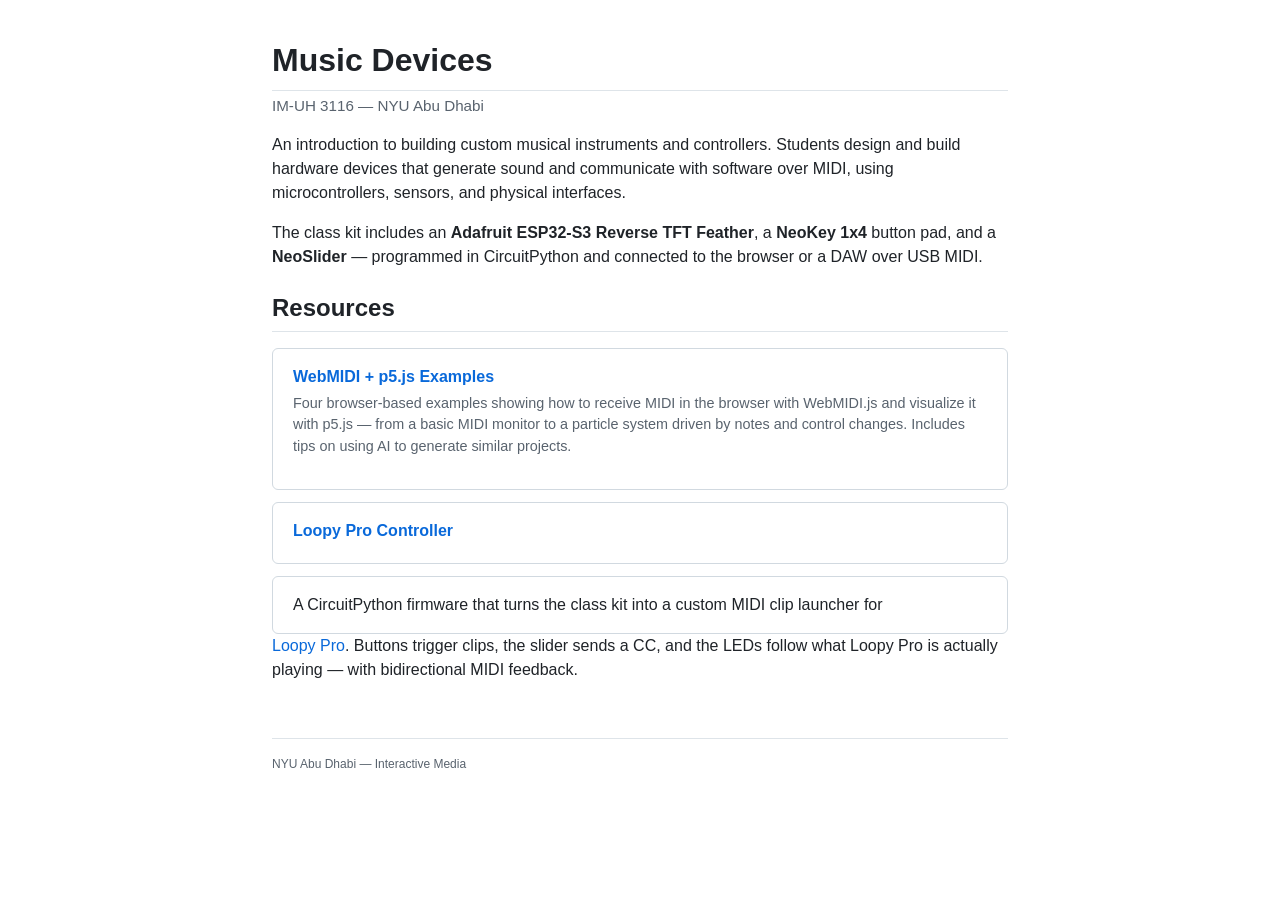
<file: docs/index.html>
<!DOCTYPE html>
<html lang="en">
<head>
  <meta charset="UTF-8">
  <meta name="viewport" content="width=device-width, initial-scale=1.0">
  <title>Music Devices — IM-UH 3116</title>
  <link rel="stylesheet" href="site.css">
</head>
<body>

<div class="container">

  <h1>Music Devices</h1>
  <p class="subtitle">IM-UH 3116 &mdash; NYU Abu Dhabi</p>

  <p>
    An introduction to building custom musical instruments and controllers.
    Students design and build hardware devices that generate sound and
    communicate with software over MIDI, using microcontrollers, sensors,
    and physical interfaces.
  </p>

  <p>
    The class kit includes an
    <strong>Adafruit ESP32-S3 Reverse TFT Feather</strong>,
    a <strong>NeoKey 1x4</strong> button pad, and a
    <strong>NeoSlider</strong> — programmed in CircuitPython and connected
    to the browser or a DAW over USB MIDI.
  </p>

  <h2>Resources</h2>

  <div class="sections">

    <a class="section-card" href="p5examples.html">
      <div class="sc-title">WebMIDI + p5.js Examples</div>
      <p class="sc-desc">
        Four browser-based examples showing how to receive MIDI in the browser
        with WebMIDI.js and visualize it with p5.js &mdash; from a basic MIDI
        monitor to a particle system driven by notes and control changes.
        Includes tips on using AI to generate similar projects.
      </p>
    </a>

    <a class="section-card" href="05_loopy_controller/">
      <div class="sc-title">Loopy Pro Controller</div>
      <p class="sc-desc">
        A CircuitPython firmware that turns the class kit into a custom MIDI
        clip launcher for <a href="https://loopypro.com">Loopy Pro</a>. Buttons
        trigger clips, the slider sends a CC, and the LEDs follow what Loopy
        Pro is actually playing &mdash; with bidirectional MIDI feedback.
      </p>
    </a>

  </div>

  <footer>
    <p>NYU Abu Dhabi &mdash; Interactive Media</p>
  </footer>

</div>

</body>
</html>
</file>
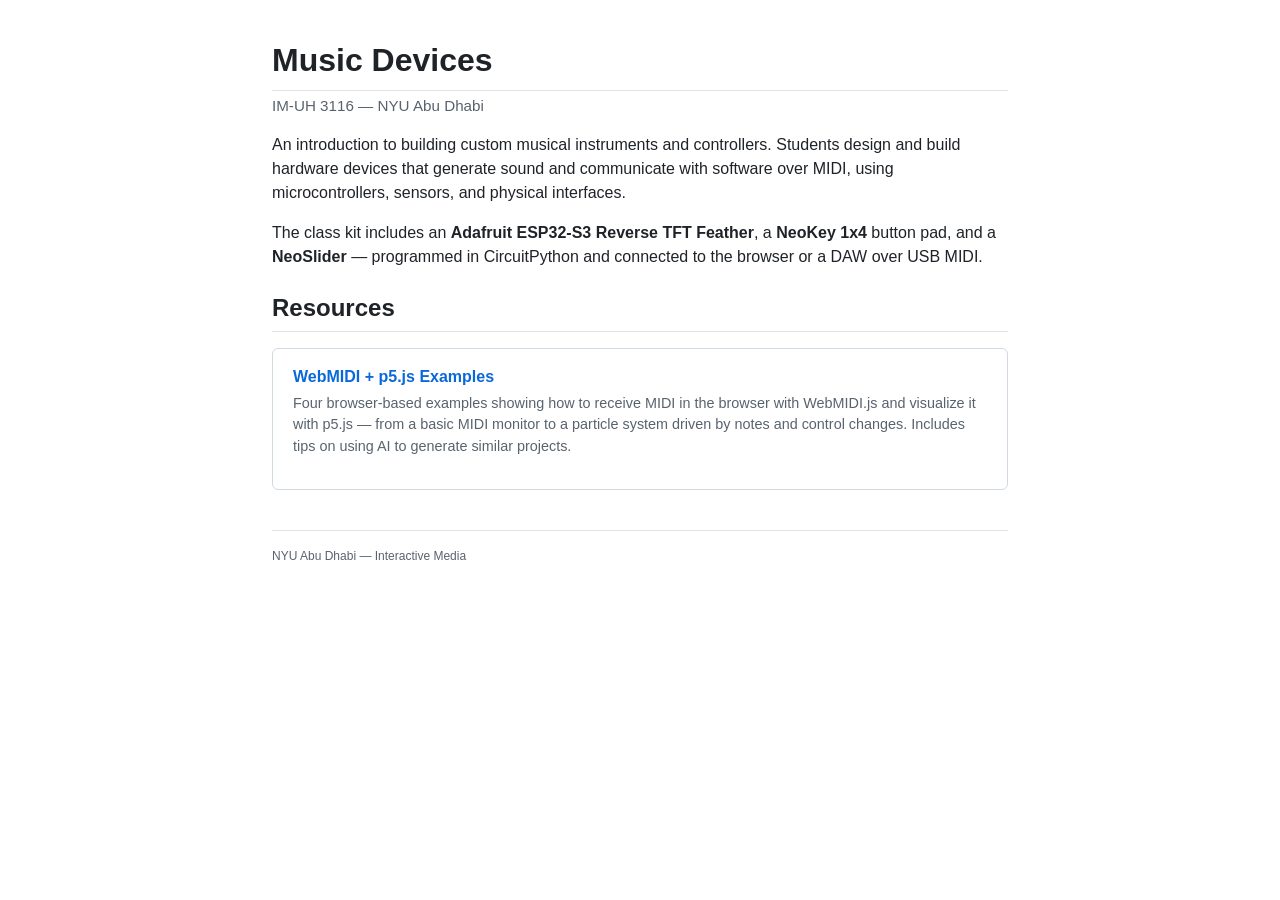
<file: Web/index.html>
<!DOCTYPE html>
<html lang="en">
<head>
  <meta charset="UTF-8">
  <meta name="viewport" content="width=device-width, initial-scale=1.0">
  <title>Music Devices — IM-UH 3116</title>
  <link rel="stylesheet" href="site.css">
</head>
<body>

<div class="container">

  <h1>Music Devices</h1>
  <p class="subtitle">IM-UH 3116 &mdash; NYU Abu Dhabi</p>

  <p>
    An introduction to building custom musical instruments and controllers.
    Students design and build hardware devices that generate sound and
    communicate with software over MIDI, using microcontrollers, sensors,
    and physical interfaces.
  </p>

  <p>
    The class kit includes an
    <strong>Adafruit ESP32-S3 Reverse TFT Feather</strong>,
    a <strong>NeoKey 1x4</strong> button pad, and a
    <strong>NeoSlider</strong> — programmed in CircuitPython and connected
    to the browser or a DAW over USB MIDI.
  </p>

  <h2>Resources</h2>

  <div class="sections">

    <a class="section-card" href="p5examples.html">
      <div class="sc-title">WebMIDI + p5.js Examples</div>
      <p class="sc-desc">
        Four browser-based examples showing how to receive MIDI in the browser
        with WebMIDI.js and visualize it with p5.js &mdash; from a basic MIDI
        monitor to a particle system driven by notes and control changes.
        Includes tips on using AI to generate similar projects.
      </p>
    </a>

  </div>

  <footer>
    <p>NYU Abu Dhabi &mdash; Interactive Media</p>
  </footer>

</div>

</body>
</html>
</file>
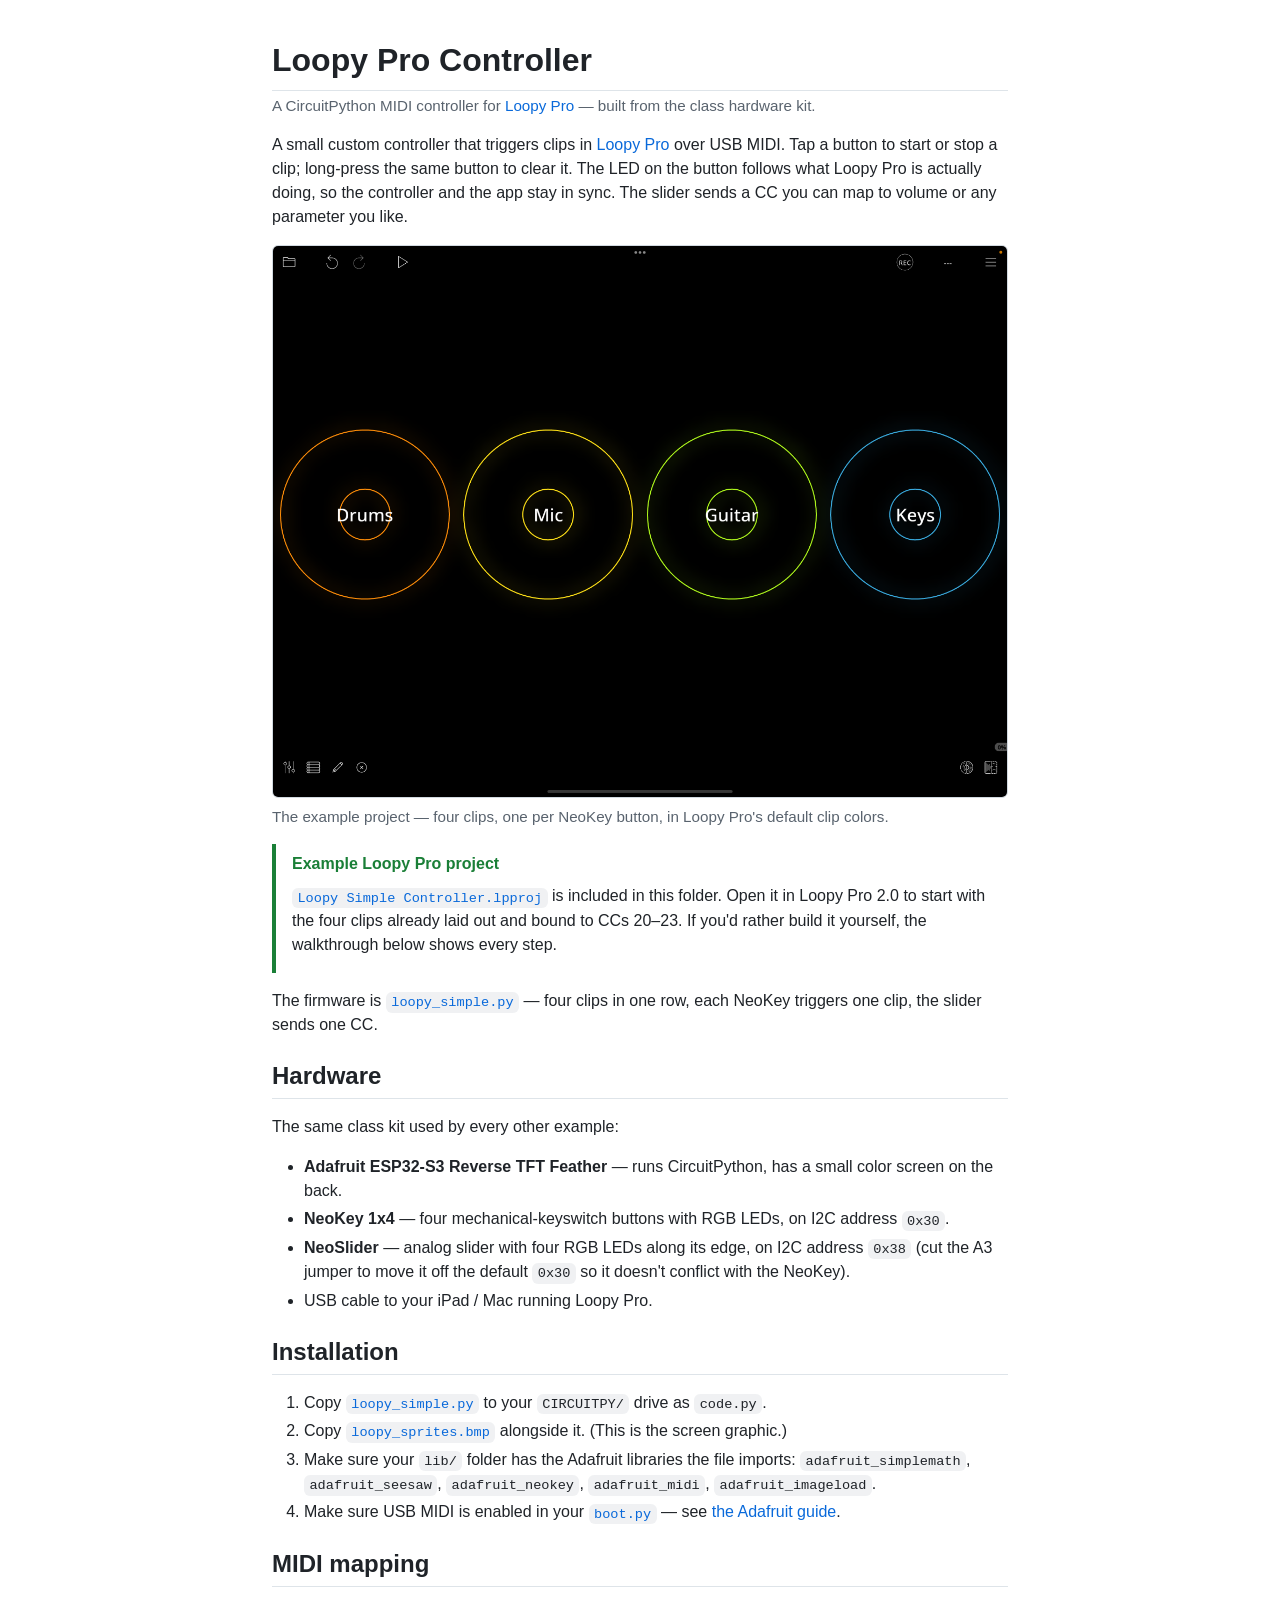
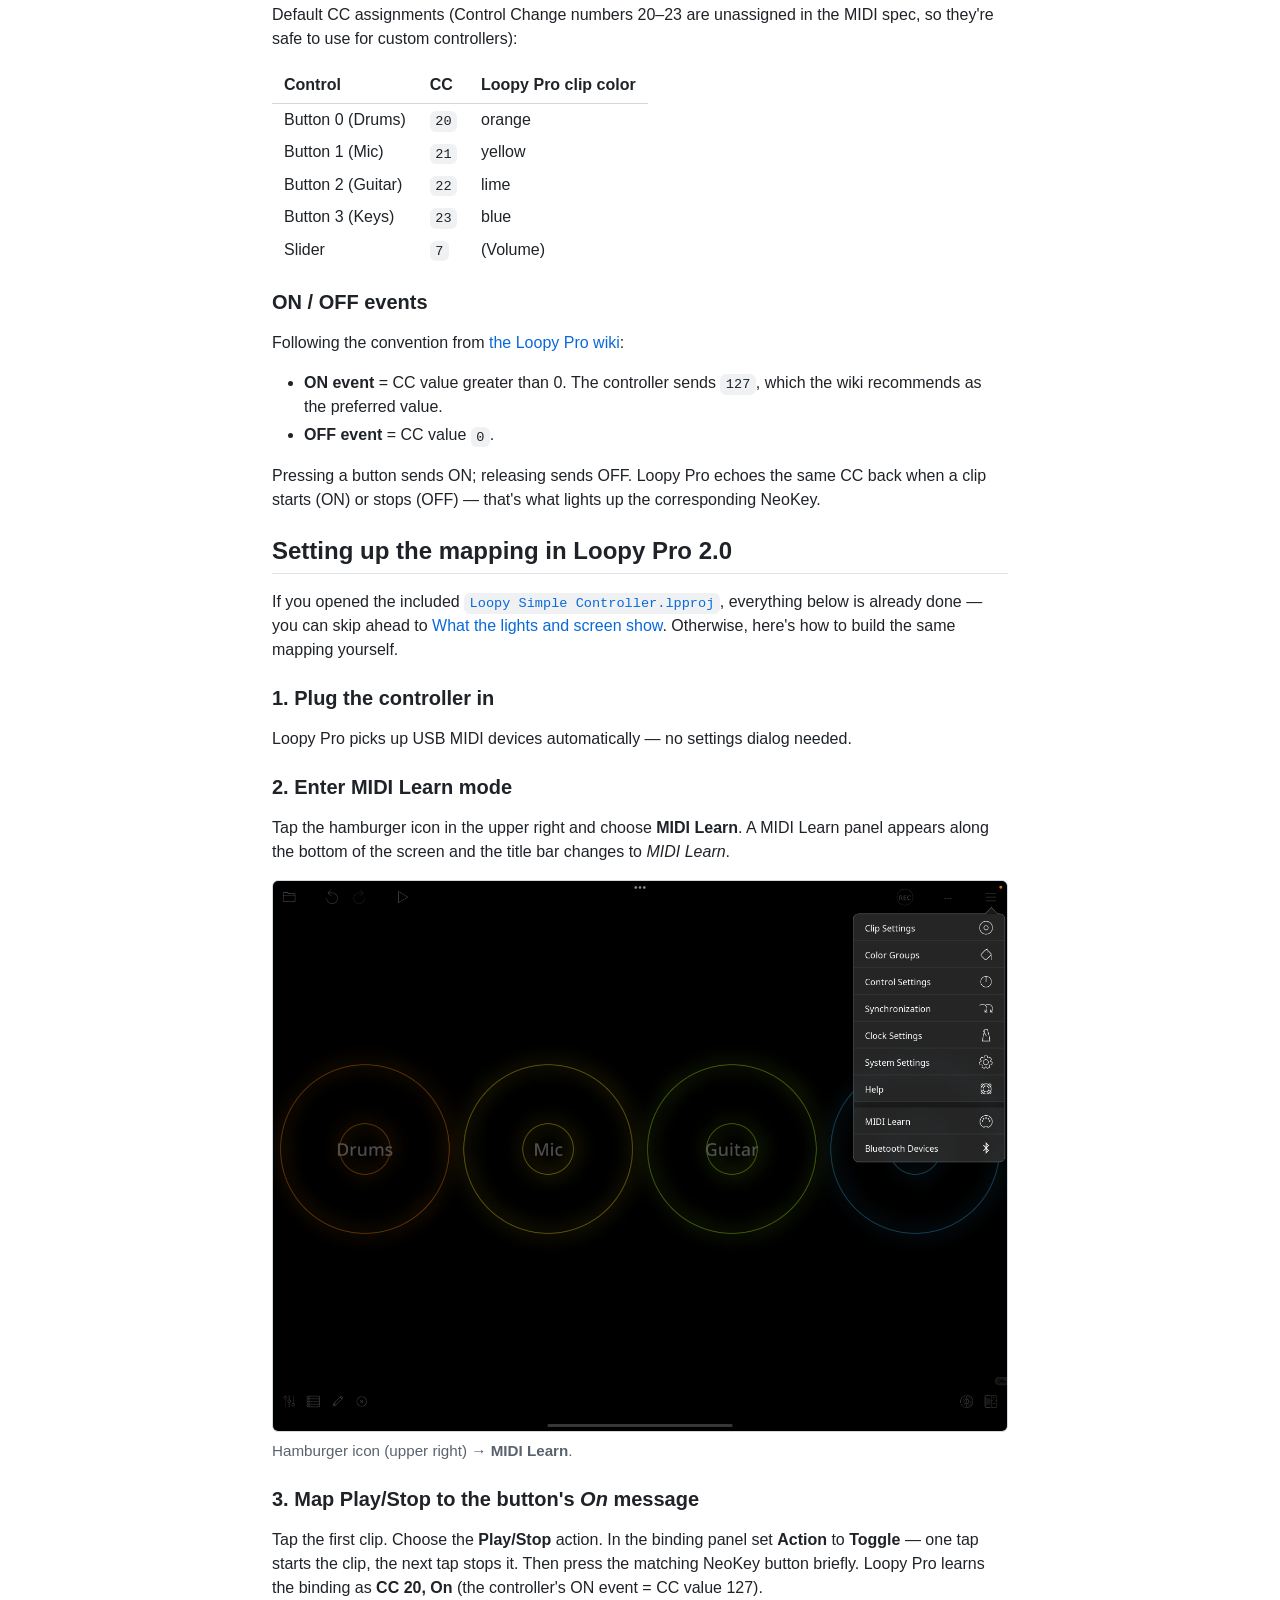
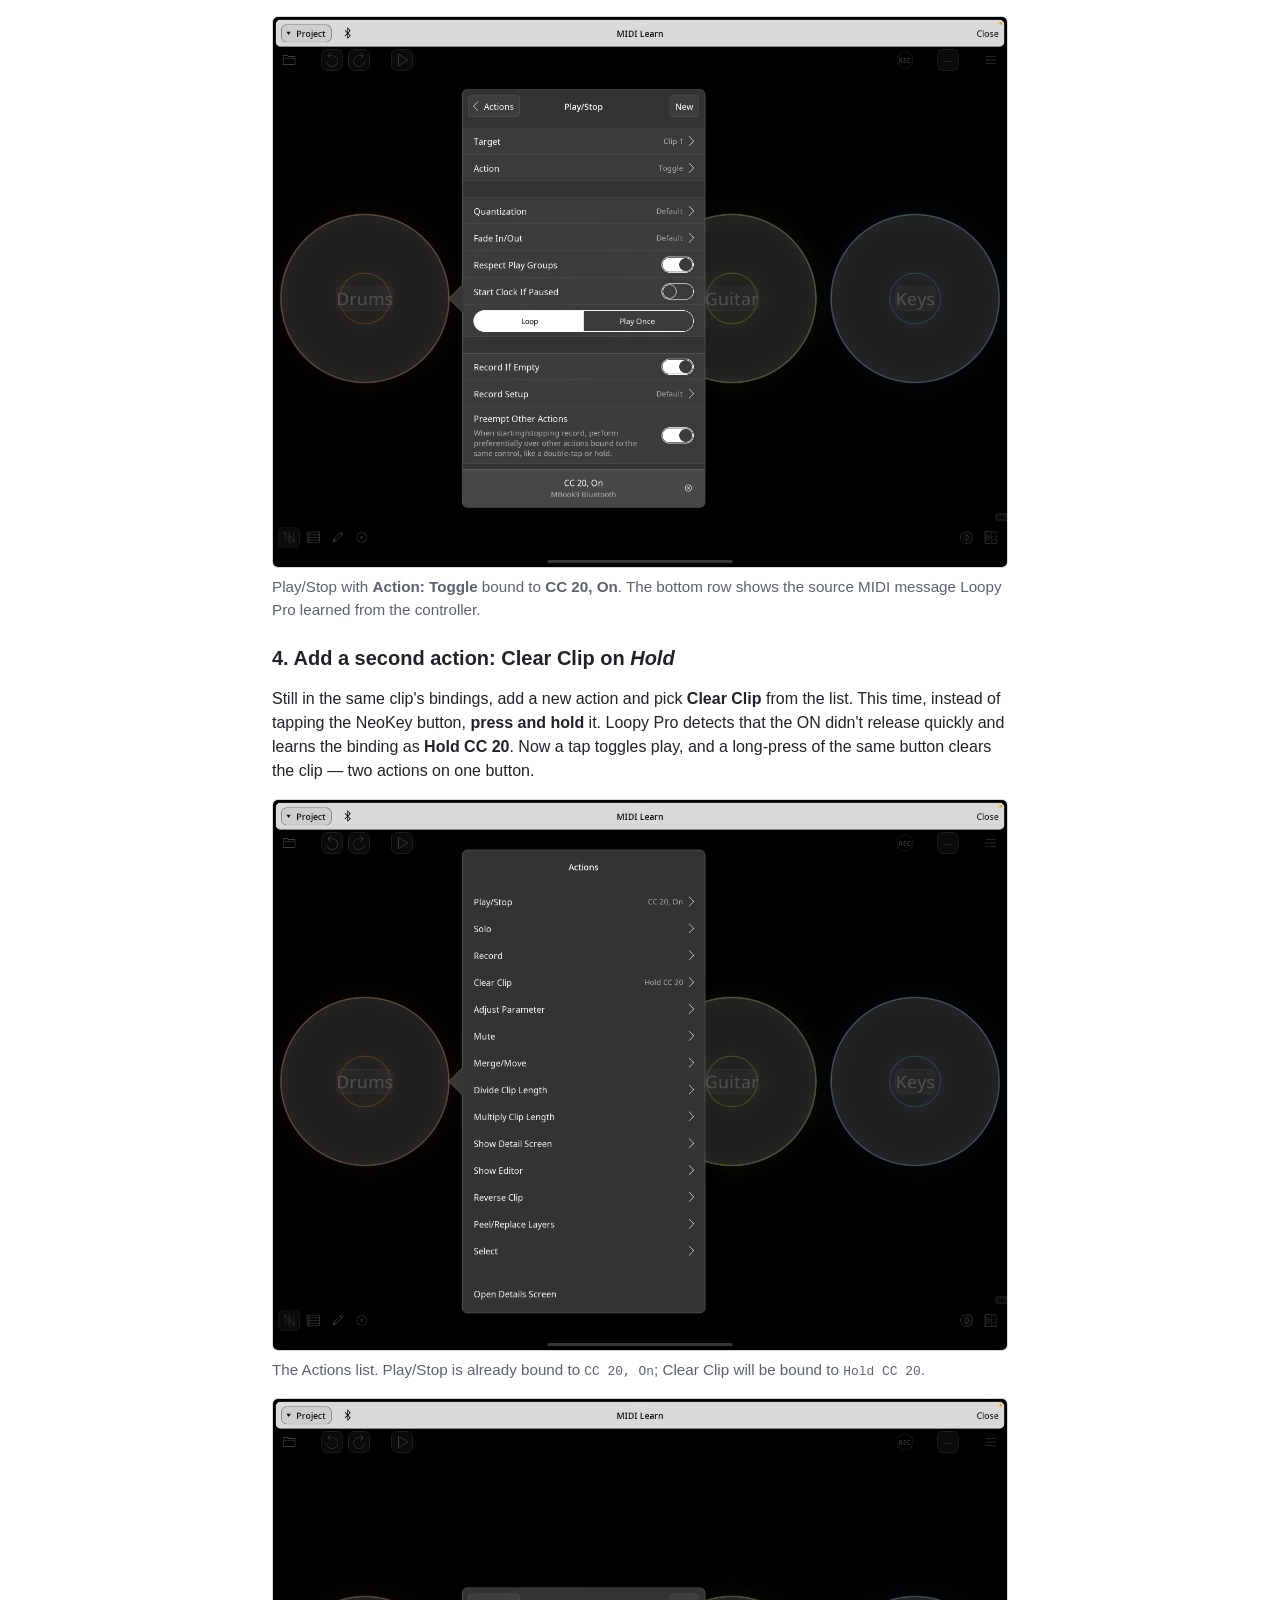
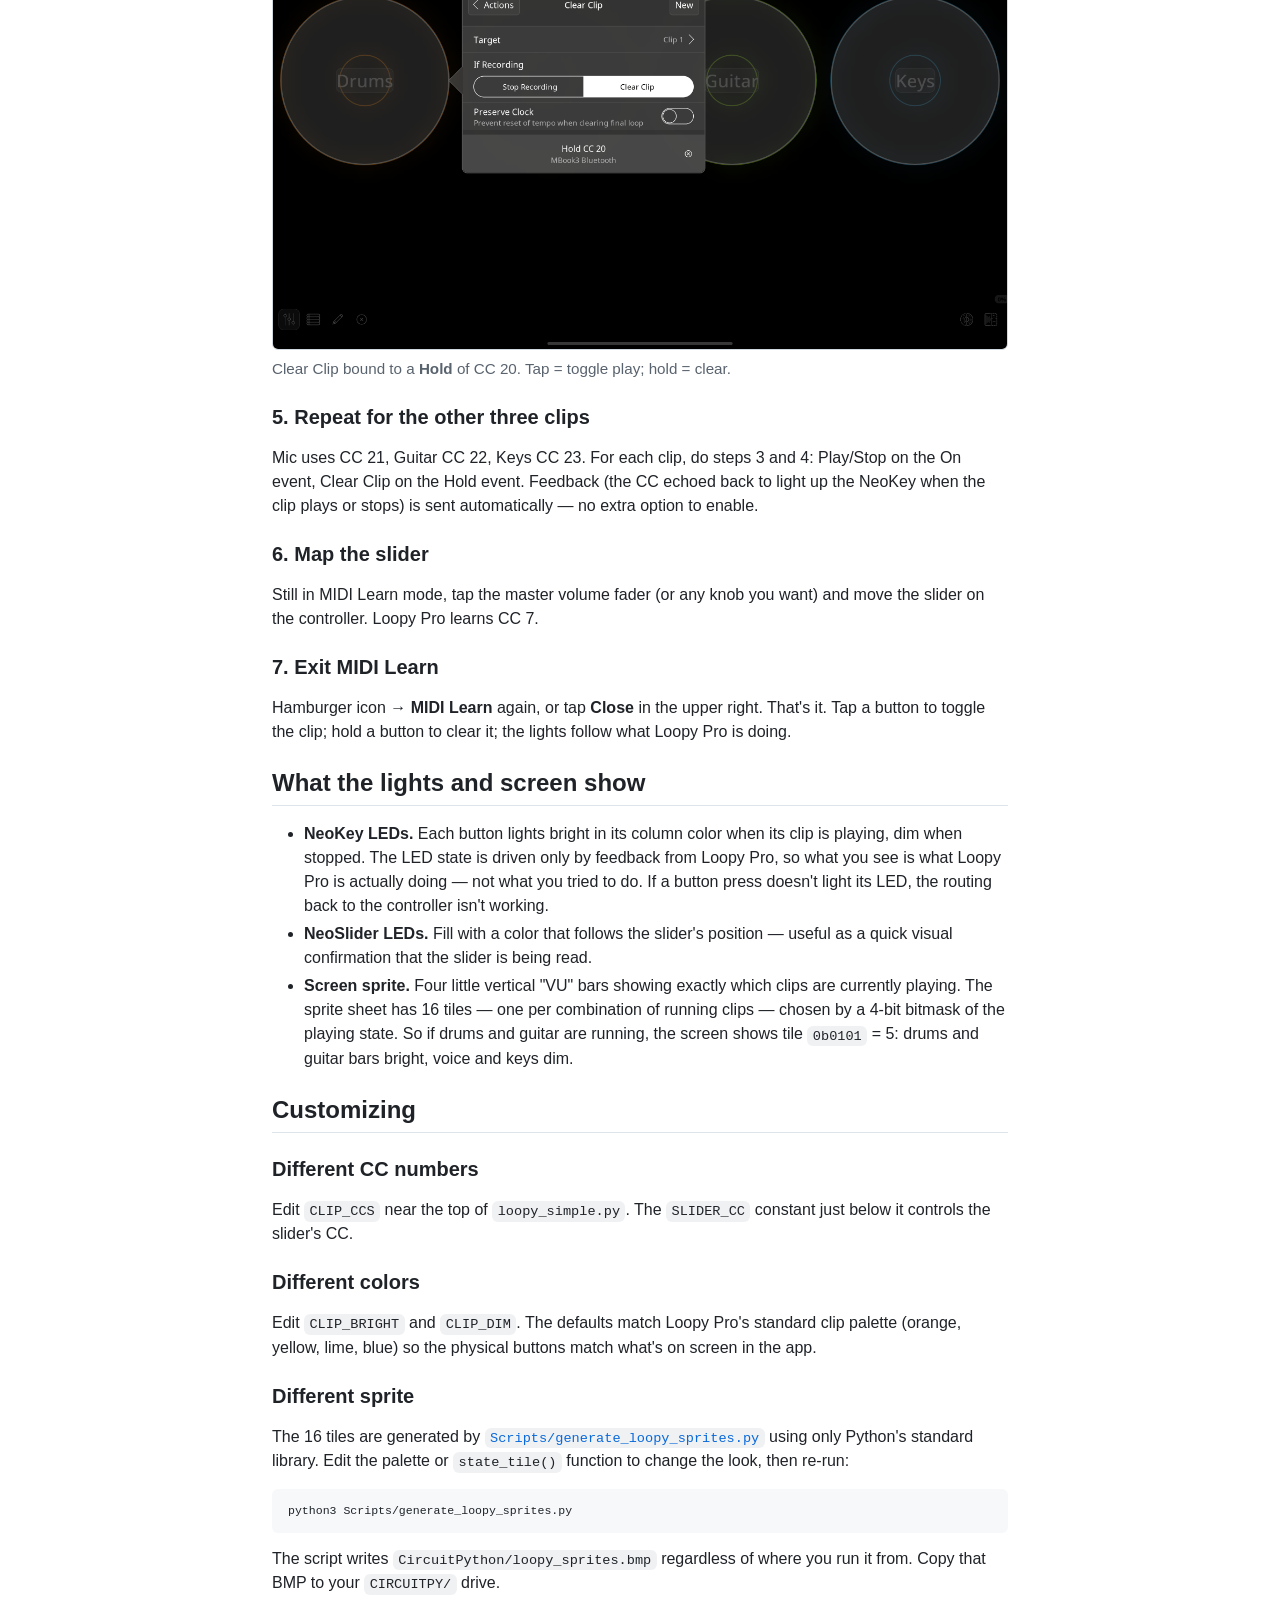
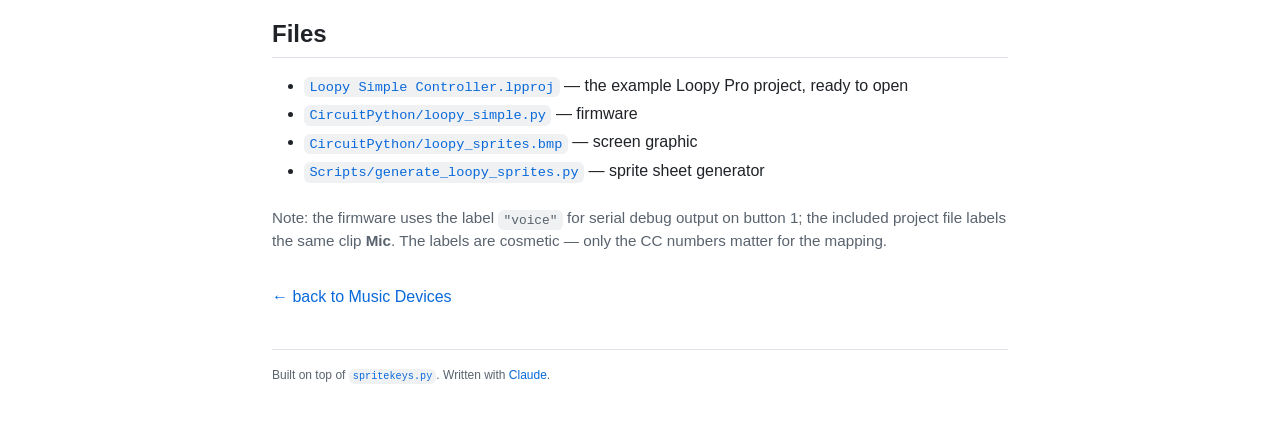
<file: docs/05_loopy_controller/index.html>
<!DOCTYPE html>
<html lang="en">
<head>
  <meta charset="UTF-8">
  <meta name="viewport" content="width=device-width, initial-scale=1.0">
  <title>05 &mdash; Loopy Pro Controller</title>
  <link rel="stylesheet" href="../site.css">
</head>
<body>

<div class="container">

  <h1>Loopy Pro Controller</h1>
  <p class="subtitle">A CircuitPython MIDI controller for <a href="https://loopypro.com">Loopy Pro</a> &mdash; built from the class hardware kit.</p>

  <p>
    A small custom controller that triggers clips in <a href="https://loopypro.com">Loopy Pro</a>
    over USB MIDI. Tap a button to start or stop a clip; long-press the same
    button to clear it. The LED on the button follows what Loopy Pro is
    actually doing, so the controller and the app stay in sync. The slider
    sends a CC you can map to volume or any parameter you like.
  </p>

  <figure style="margin: 16px 0;">
    <img src="01%20Loopy%20Simple%20Controller.png" alt="The example Loopy Pro project: Drums, Mic, Guitar, Keys clips in their default colors"
         style="max-width: 100%; border: 1px solid var(--rule); border-radius: 6px; display: block;">
    <figcaption class="subtitle" style="margin-top: 8px;">
      The example project &mdash; four clips, one per NeoKey button, in Loopy Pro's default clip colors.
    </figcaption>
  </figure>

  <div class="alert alert-tip">
    <div class="alert-title">Example Loopy Pro project</div>
    <p>
      <a href="Loopy%20Simple%20Controller.lpproj"><code>Loopy Simple Controller.lpproj</code></a>
      is included in this folder. Open it in Loopy Pro 2.0 to start with the
      four clips already laid out and bound to CCs 20&ndash;23. If you'd rather
      build it yourself, the walkthrough below shows every step.
    </p>
  </div>

  <p>
    The firmware is
    <a href="https://github.com/mangtronix/MusicDevices/blob/main/CircuitPython/loopy_simple.py"><code>loopy_simple.py</code></a>
    &mdash; four clips in one row, each NeoKey triggers one clip, the slider
    sends one CC.
  </p>

  <h2>Hardware</h2>
  <p>The same class kit used by every other example:</p>
  <ul>
    <li><strong>Adafruit ESP32-S3 Reverse TFT Feather</strong> &mdash; runs CircuitPython, has a small color screen on the back.</li>
    <li><strong>NeoKey 1x4</strong> &mdash; four mechanical-keyswitch buttons with RGB LEDs, on I2C address <code>0x30</code>.</li>
    <li><strong>NeoSlider</strong> &mdash; analog slider with four RGB LEDs along its edge, on I2C address <code>0x38</code> (cut the A3 jumper to move it off the default <code>0x30</code> so it doesn't conflict with the NeoKey).</li>
    <li>USB cable to your iPad / Mac running Loopy Pro.</li>
  </ul>

  <h2>Installation</h2>
  <ol>
    <li>Copy <a href="https://github.com/mangtronix/MusicDevices/blob/main/CircuitPython/loopy_simple.py"><code>loopy_simple.py</code></a> to your <code>CIRCUITPY/</code> drive as <code>code.py</code>.</li>
    <li>Copy <a href="https://github.com/mangtronix/MusicDevices/blob/main/CircuitPython/loopy_sprites.bmp"><code>loopy_sprites.bmp</code></a> alongside it. (This is the screen graphic.)</li>
    <li>Make sure your <code>lib/</code> folder has the Adafruit libraries the file imports: <code>adafruit_simplemath</code>, <code>adafruit_seesaw</code>, <code>adafruit_neokey</code>, <code>adafruit_midi</code>, <code>adafruit_imageload</code>.</li>
    <li>Make sure USB MIDI is enabled in your <a href="https://github.com/mangtronix/MusicDevices/blob/main/CircuitPython/boot.py"><code>boot.py</code></a> &mdash; see <a href="https://learn.adafruit.com/customizing-usb-devices-in-circuitpython/circuitpy-midi-serial">the Adafruit guide</a>.</li>
  </ol>

  <h2 id="midi-mapping">MIDI mapping</h2>
  <p>
    Default CC assignments (Control Change numbers 20&ndash;23 are unassigned in
    the MIDI spec, so they're safe to use for custom controllers):
  </p>
  <table style="border-collapse: collapse; margin: 0 0 16px;">
    <thead>
      <tr><th style="text-align:left; padding:6px 12px; border-bottom:1px solid var(--rule)">Control</th>
          <th style="text-align:left; padding:6px 12px; border-bottom:1px solid var(--rule)">CC</th>
          <th style="text-align:left; padding:6px 12px; border-bottom:1px solid var(--rule)">Loopy Pro clip color</th></tr>
    </thead>
    <tbody>
      <tr><td style="padding:4px 12px">Button 0 (Drums)</td><td style="padding:4px 12px"><code>20</code></td><td style="padding:4px 12px">orange</td></tr>
      <tr><td style="padding:4px 12px">Button 1 (Mic)</td><td style="padding:4px 12px"><code>21</code></td><td style="padding:4px 12px">yellow</td></tr>
      <tr><td style="padding:4px 12px">Button 2 (Guitar)</td><td style="padding:4px 12px"><code>22</code></td><td style="padding:4px 12px">lime</td></tr>
      <tr><td style="padding:4px 12px">Button 3 (Keys)</td><td style="padding:4px 12px"><code>23</code></td><td style="padding:4px 12px">blue</td></tr>
      <tr><td style="padding:4px 12px">Slider</td><td style="padding:4px 12px"><code>7</code></td><td style="padding:4px 12px">(Volume)</td></tr>
    </tbody>
  </table>

  <h3>ON / OFF events</h3>
  <p>
    Following the convention from
    <a href="https://wiki.loopypro.com/Troubleshooting_MIDI">the Loopy Pro wiki</a>:
  </p>
  <ul>
    <li><strong>ON event</strong> = CC value greater than 0. The controller sends <code>127</code>, which the wiki recommends as the preferred value.</li>
    <li><strong>OFF event</strong> = CC value <code>0</code>.</li>
  </ul>
  <p>
    Pressing a button sends ON; releasing sends OFF. Loopy Pro echoes the same
    CC back when a clip starts (ON) or stops (OFF) &mdash; that's what lights up
    the corresponding NeoKey.
  </p>

  <h2 id="loopy-setup">Setting up the mapping in Loopy Pro 2.0</h2>

  <p>
    If you opened the included
    <a href="Loopy%20Simple%20Controller.lpproj"><code>Loopy Simple Controller.lpproj</code></a>,
    everything below is already done &mdash; you can skip ahead to
    <a href="#what-the-lights-show">What the lights and screen show</a>.
    Otherwise, here's how to build the same mapping yourself.
  </p>

  <h3>1. Plug the controller in</h3>
  <p>Loopy Pro picks up USB MIDI devices automatically &mdash; no settings dialog needed.</p>

  <h3>2. Enter MIDI Learn mode</h3>
  <p>
    Tap the hamburger icon in the upper right and choose <strong>MIDI Learn</strong>.
    A MIDI Learn panel appears along the bottom of the screen and the title bar
    changes to <em>MIDI Learn</em>.
  </p>
  <figure style="margin: 16px 0;">
    <img src="02%20MIDI%20learn.png" alt="The hamburger menu in the upper right with MIDI Learn highlighted"
         style="max-width: 100%; border: 1px solid var(--rule); border-radius: 6px; display: block;">
    <figcaption class="subtitle" style="margin-top: 8px;">
      Hamburger icon (upper right) &rarr; <strong>MIDI Learn</strong>.
    </figcaption>
  </figure>

  <h3>3. Map Play/Stop to the button's <em>On</em> message</h3>
  <p>
    Tap the first clip. Choose the <strong>Play/Stop</strong> action. In the
    binding panel set <strong>Action</strong> to <strong>Toggle</strong> &mdash;
    one tap starts the clip, the next tap stops it. Then press the matching
    NeoKey button briefly. Loopy Pro learns the binding as <strong>CC 20, On</strong>
    (the controller's ON event = CC value 127).
  </p>
  <figure style="margin: 16px 0;">
    <img src="03%20Play%20Stop%20with%20on%20message.PNG" alt="Play/Stop binding panel showing Action set to Toggle and source binding CC 20 On"
         style="max-width: 100%; border: 1px solid var(--rule); border-radius: 6px; display: block;">
    <figcaption class="subtitle" style="margin-top: 8px;">
      Play/Stop with <strong>Action: Toggle</strong> bound to <strong>CC 20, On</strong>. The bottom row shows the source MIDI message Loopy Pro learned from the controller.
    </figcaption>
  </figure>

  <h3>4. Add a second action: Clear Clip on <em>Hold</em></h3>
  <p>
    Still in the same clip's bindings, add a new action and pick
    <strong>Clear Clip</strong> from the list. This time, instead of tapping
    the NeoKey button, <strong>press and hold</strong> it. Loopy Pro detects
    that the ON didn't release quickly and learns the binding as
    <strong>Hold CC 20</strong>. Now a tap toggles play, and a long-press of
    the same button clears the clip &mdash; two actions on one button.
  </p>
  <figure style="margin: 16px 0;">
    <img src="04%20Add%20action%20for%20clear%20clip.PNG" alt="Actions list with Play/Stop already bound to CC 20 On and Clear Clip bound to Hold CC 20"
         style="max-width: 100%; border: 1px solid var(--rule); border-radius: 6px; display: block;">
    <figcaption class="subtitle" style="margin-top: 8px;">
      The Actions list. Play/Stop is already bound to <code>CC 20, On</code>; Clear Clip will be bound to <code>Hold CC 20</code>.
    </figcaption>
  </figure>
  <figure style="margin: 16px 0;">
    <img src="05%20Clear%20with%20hold%20message.PNG" alt="Clear Clip binding panel showing source Hold CC 20"
         style="max-width: 100%; border: 1px solid var(--rule); border-radius: 6px; display: block;">
    <figcaption class="subtitle" style="margin-top: 8px;">
      Clear Clip bound to a <strong>Hold</strong> of CC 20. Tap = toggle play; hold = clear.
    </figcaption>
  </figure>

  <h3>5. Repeat for the other three clips</h3>
  <p>
    Mic uses CC&nbsp;21, Guitar CC&nbsp;22, Keys CC&nbsp;23. For each clip, do
    steps 3 and 4: Play/Stop on the On event, Clear Clip on the Hold event.
    Feedback (the CC echoed back to light up the NeoKey when the clip plays
    or stops) is sent automatically &mdash; no extra option to enable.
  </p>

  <h3>6. Map the slider</h3>
  <p>
    Still in MIDI Learn mode, tap the master volume fader (or any knob you
    want) and move the slider on the controller. Loopy Pro learns CC&nbsp;7.
  </p>

  <h3>7. Exit MIDI Learn</h3>
  <p>
    Hamburger icon &rarr; <strong>MIDI Learn</strong> again, or tap
    <strong>Close</strong> in the upper right. That's it. Tap a button to
    toggle the clip; hold a button to clear it; the lights follow what Loopy
    Pro is doing.
  </p>

  <h2 id="what-the-lights-show">What the lights and screen show</h2>

  <ul>
    <li>
      <strong>NeoKey LEDs.</strong> Each button lights bright in its column color
      when its clip is playing, dim when stopped. The LED state is driven only
      by feedback from Loopy Pro, so what you see is what Loopy Pro is actually
      doing &mdash; not what you tried to do. If a button press doesn't light its
      LED, the routing back to the controller isn't working.
    </li>
    <li>
      <strong>NeoSlider LEDs.</strong> Fill with a color that follows the slider's
      position &mdash; useful as a quick visual confirmation that the slider is being
      read.
    </li>
    <li>
      <strong>Screen sprite.</strong> Four little vertical "VU" bars showing exactly
      which clips are currently playing. The sprite sheet has 16 tiles &mdash; one
      per combination of running clips &mdash; chosen by a 4-bit bitmask of the
      playing state. So if drums and guitar are running, the screen shows tile
      <code>0b0101</code> = 5: drums and guitar bars bright, voice and keys dim.
    </li>
  </ul>

  <h2>Customizing</h2>

  <h3>Different CC numbers</h3>
  <p>
    Edit <code>CLIP_CCS</code> near the top of <code>loopy_simple.py</code>. The
    <code>SLIDER_CC</code> constant just below it controls the slider's CC.
  </p>

  <h3>Different colors</h3>
  <p>
    Edit <code>CLIP_BRIGHT</code> and <code>CLIP_DIM</code>. The defaults match
    Loopy Pro's standard clip palette (orange, yellow, lime, blue) so the
    physical buttons match what's on screen in the app.
  </p>

  <h3>Different sprite</h3>
  <p>
    The 16 tiles are generated by
    <a href="https://github.com/mangtronix/MusicDevices/blob/main/Scripts/generate_loopy_sprites.py"><code>Scripts/generate_loopy_sprites.py</code></a>
    using only Python's standard library. Edit the palette or
    <code>state_tile()</code> function to change the look, then re-run:
  </p>
  <pre class="shell"><code>python3 Scripts/generate_loopy_sprites.py</code></pre>
  <p>
    The script writes <code>CircuitPython/loopy_sprites.bmp</code> regardless of where you run it from. Copy that BMP to your <code>CIRCUITPY/</code> drive.
  </p>

  <h2>Files</h2>
  <ul>
    <li><a href="Loopy%20Simple%20Controller.lpproj"><code>Loopy Simple Controller.lpproj</code></a> &mdash; the example Loopy Pro project, ready to open</li>
    <li><a href="https://github.com/mangtronix/MusicDevices/blob/main/CircuitPython/loopy_simple.py"><code>CircuitPython/loopy_simple.py</code></a> &mdash; firmware</li>
    <li><a href="https://github.com/mangtronix/MusicDevices/blob/main/CircuitPython/loopy_sprites.bmp"><code>CircuitPython/loopy_sprites.bmp</code></a> &mdash; screen graphic</li>
    <li><a href="https://github.com/mangtronix/MusicDevices/blob/main/Scripts/generate_loopy_sprites.py"><code>Scripts/generate_loopy_sprites.py</code></a> &mdash; sprite sheet generator</li>
  </ul>

  <p class="subtitle" style="margin-top: 24px;">
    Note: the firmware uses the label <code>"voice"</code> for serial debug
    output on button 1; the included project file labels the same clip
    <strong>Mic</strong>. The labels are cosmetic &mdash; only the CC numbers
    matter for the mapping.
  </p>

  <p style="margin-top: 32px;"><a href="../index.html">&larr; back to Music Devices</a></p>

  <footer>
    <p>Built on top of <a href="https://github.com/mangtronix/MusicDevices/blob/main/CircuitPython/spritekeys.py"><code>spritekeys.py</code></a>. Written with <a href="https://claude.ai">Claude</a>.</p>
  </footer>

</div>

</body>
</html>
</file>
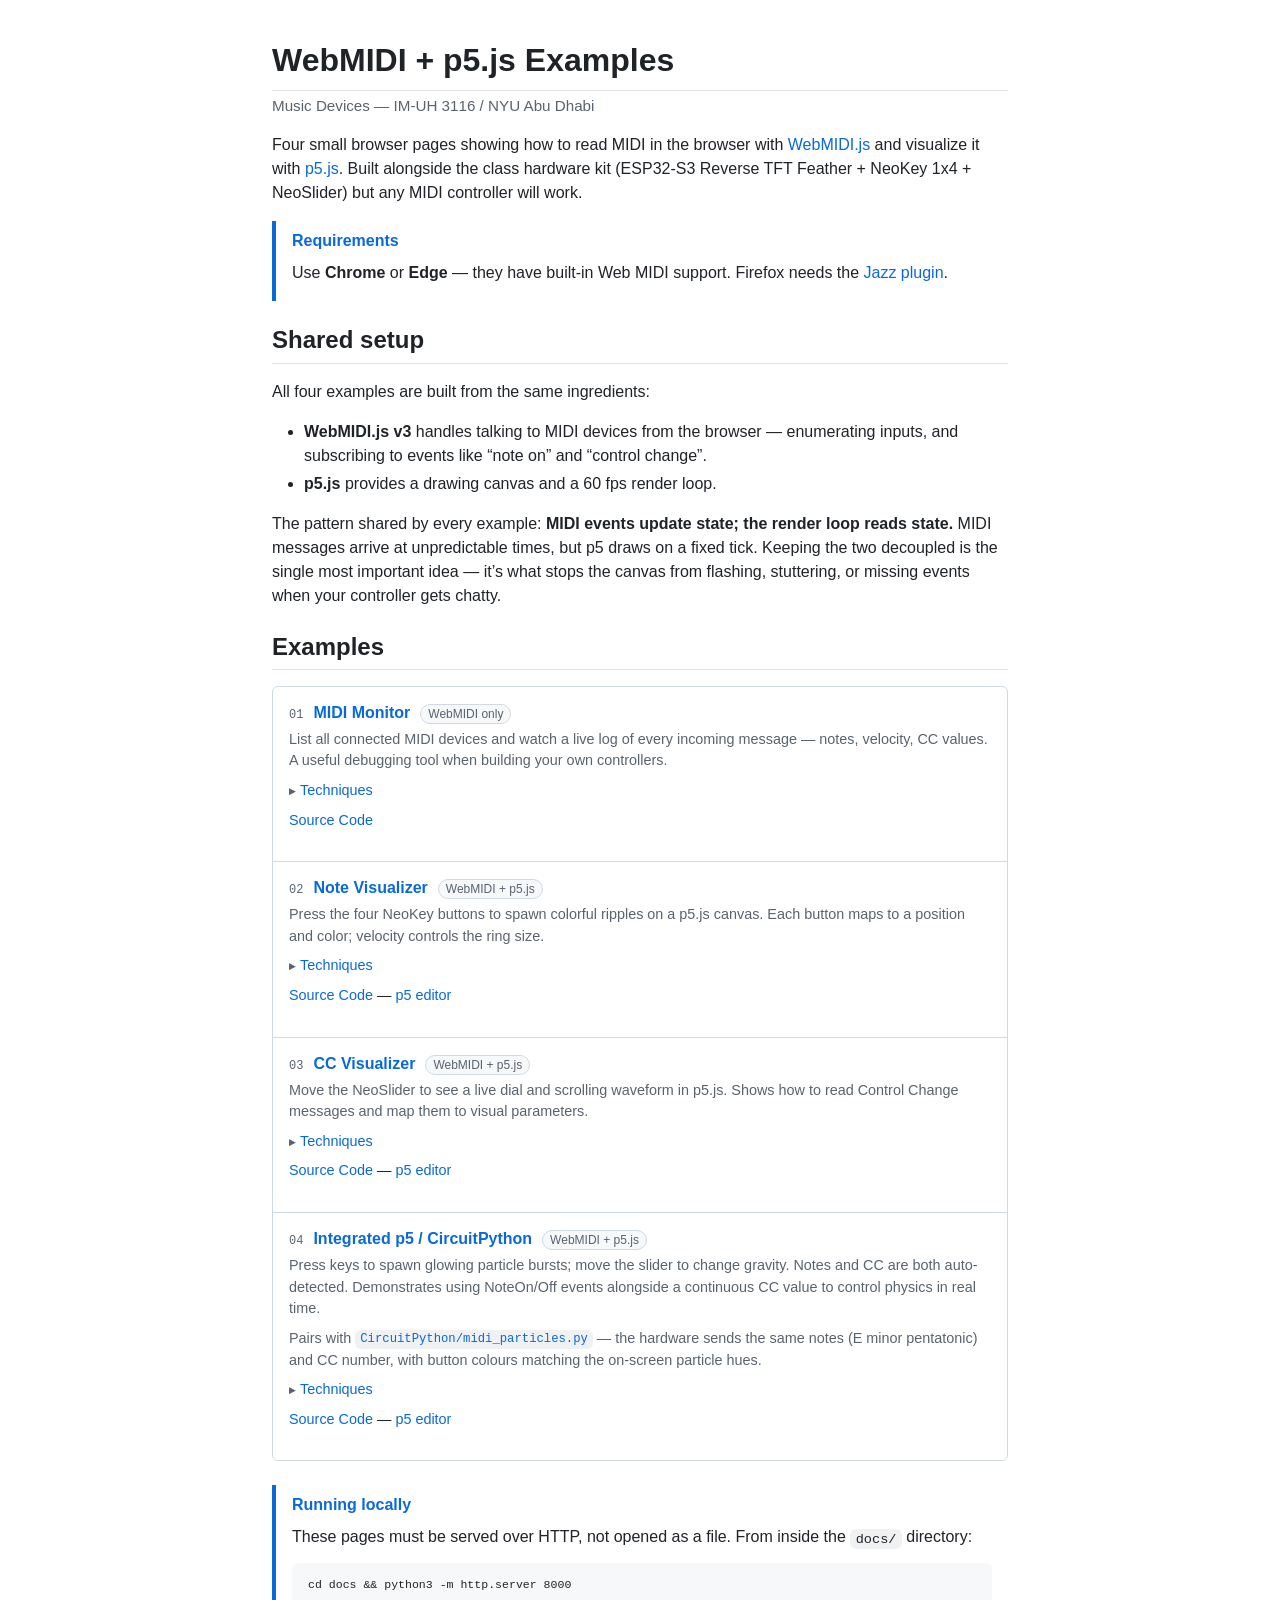
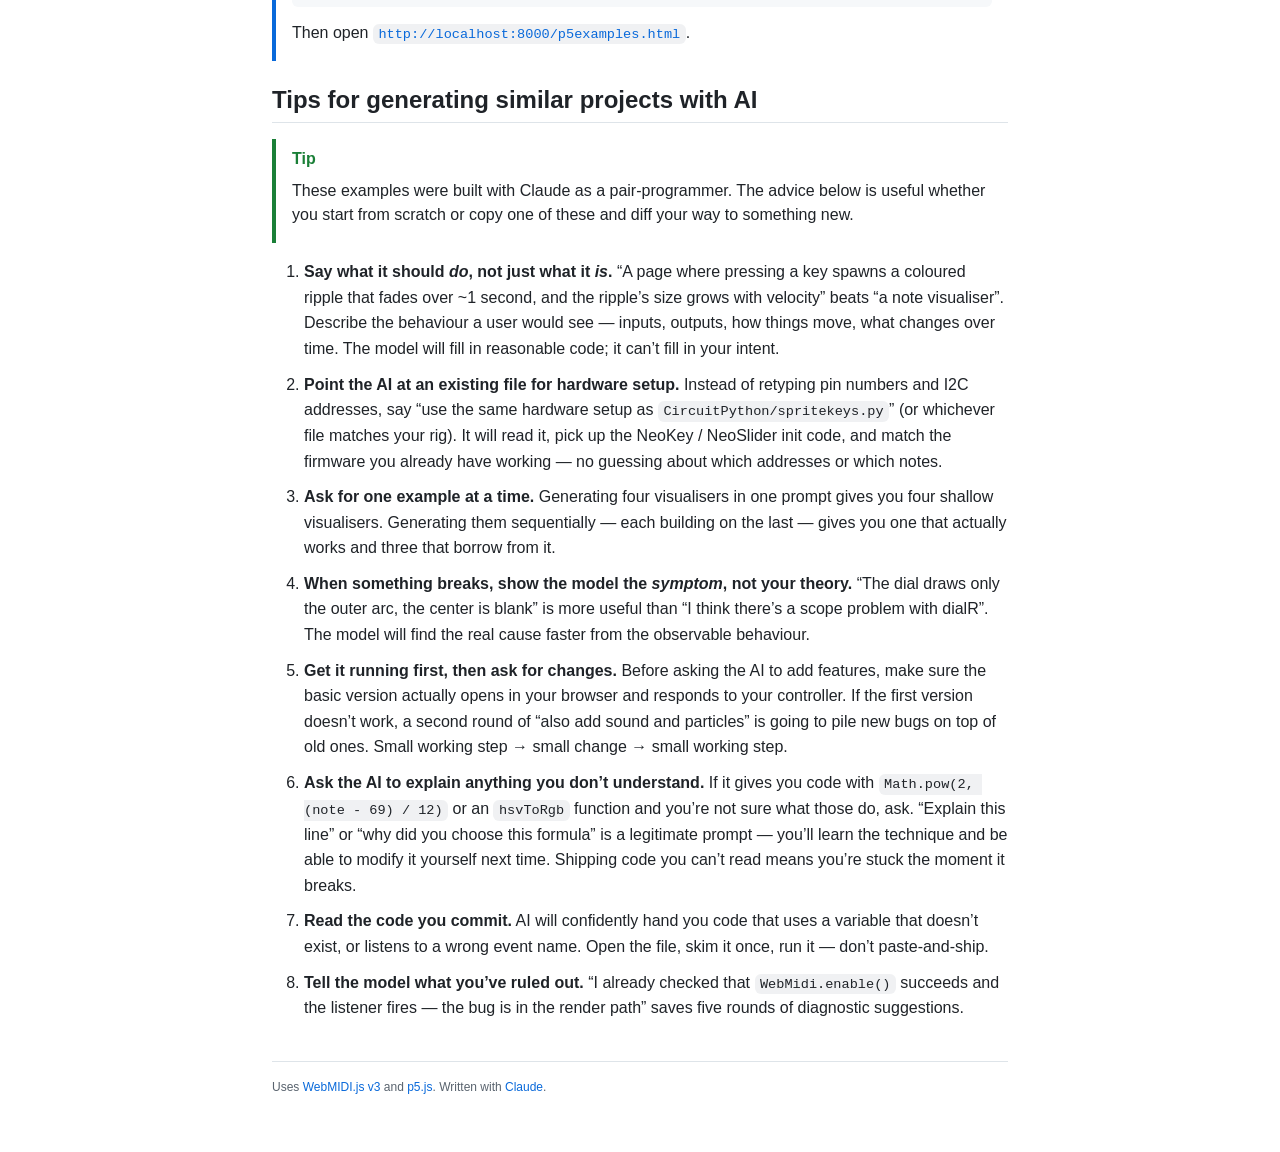
<file: docs/p5examples.html>
<!DOCTYPE html>
<html lang="en">
<head>
  <meta charset="UTF-8">
  <meta name="viewport" content="width=device-width, initial-scale=1.0">
  <title>WebMIDI + p5.js Examples</title>
  <link rel="stylesheet" href="site.css">
</head>
<body>

<div class="container">

  <h1>WebMIDI + p5.js Examples</h1>
  <p class="subtitle">Music Devices &mdash; IM-UH 3116 / NYU Abu Dhabi</p>

  <p>
    Four small browser pages showing how to read MIDI in the browser with
    <a href="https://webmidijs.org">WebMIDI.js</a> and visualize it with
    <a href="https://p5js.org">p5.js</a>. Built alongside the class hardware kit
    (ESP32-S3 Reverse TFT Feather + NeoKey 1x4 + NeoSlider) but any MIDI controller
    will work.
  </p>

  <div class="alert">
    <div class="alert-title">Requirements</div>
    <p>
      Use <strong>Chrome</strong> or <strong>Edge</strong> &mdash; they have built-in Web MIDI support.
      Firefox needs the <a href="https://jazz-soft.net/download/Jazz-Plugin/">Jazz plugin</a>.
    </p>
  </div>

  <h2>Shared setup</h2>
  <p>All four examples are built from the same ingredients:</p>
  <ul>
    <li><strong>WebMIDI.js v3</strong> handles talking to MIDI devices from the browser &mdash; enumerating inputs, and subscribing to events like &ldquo;note on&rdquo; and &ldquo;control change&rdquo;.</li>
    <li><strong>p5.js</strong> provides a drawing canvas and a 60 fps render loop.</li>
  </ul>
  <p>
    The pattern shared by every example:
    <strong>MIDI events update state; the render loop reads state.</strong>
    MIDI messages arrive at unpredictable times, but p5 draws on a fixed tick.
    Keeping the two decoupled is the single most important idea &mdash;
    it&rsquo;s what stops the canvas from flashing, stuttering, or missing events
    when your controller gets chatty.
  </p>

  <h2>Examples</h2>

  <div class="examples">

    <div class="card" id="01-midi-monitor">
      <div class="card-header">
        <span class="card-num">01</span>
        <a class="card-title" href="01_midi_monitor/">MIDI Monitor</a>
        <span class="tag">WebMIDI only</span>
      </div>
      <p class="card-desc">
        List all connected MIDI devices and watch a live log of every incoming message &mdash;
        notes, velocity, CC values. A useful debugging tool when building your own controllers.
      </p>
      <details>
        <summary>Techniques</summary>
        <div class="detail-body">
          <ul>
            <li><strong>Listen broadly.</strong> Subscribes to named events (note on/off, control change, pitch bend) and a catch-all that fires on every raw MIDI byte &mdash; so messages the library doesn&rsquo;t have a convenience event for still show up.</li>
            <li><strong>Cap the log.</strong> The message list is trimmed to the most recent 200 entries so a long session doesn&rsquo;t slow the page down.</li>
            <li><strong>Colour-coded types.</strong> Notes, CCs, and everything else each get their own colour &mdash; so at a glance you can see which kinds of messages your controller is actually sending.</li>
            <li><strong>Filter dropdown.</strong> Narrow the view to one message type when you&rsquo;re hunting a specific bug.</li>
          </ul>
          <h3>Why start here</h3>
          <p>Before you build any visualiser, you need to see what your controller is actually sending. Half the bugs in a later example are really surprises in the MIDI stream &mdash; a duplicated note-on, a CC on channel 2 when you expected channel 1. This page is your oscilloscope.</p>
        </div>
      </details>
      <p class="card-source"><a href="https://github.com/mangtronix/MusicDevices/tree/main/docs/01_midi_monitor">Source Code</a></p>
    </div>

    <div class="card" id="02-note-visualizer">
      <div class="card-header">
        <span class="card-num">02</span>
        <a class="card-title" href="02_note_visualizer/">Note Visualizer</a>
        <span class="tag">WebMIDI + p5.js</span>
      </div>
      <p class="card-desc">
        Press the four NeoKey buttons to spawn colorful ripples on a p5.js canvas.
        Each button maps to a position and color; velocity controls the ring size.
      </p>
      <details>
        <summary>Techniques</summary>
        <div class="detail-body">
          <ul>
            <li><strong>Dynamic registration.</strong> No pre-configured mapping of note to colour or screen position. The first time a note is received, it&rsquo;s given a hue and a slot on the screen.</li>
            <li><strong>Pitch-based colour.</strong> Each pitch class (C, C#, D, &hellip;) gets its own hue, rotating around the colour wheel by semitone. Two notes an octave apart share a colour; neighbouring notes look similar.</li>
            <li><strong>Layout computed at draw time.</strong> The currently-seen notes are sorted by pitch and spread evenly across the canvas every frame. A 3-note song and a 12-note song both get a clean layout with no hard-coded positions.</li>
            <li><strong>Velocity-scaled ripples.</strong> A harder hit produces a larger, longer-lived ring. Velocity is free expressive data &mdash; use it.</li>
            <li><strong>Readable labels.</strong> Note name in bold and MIDI number underneath, large enough to read from across the room.</li>
          </ul>
          <h3>Why this shape</h3>
          <p>The temptation with a &ldquo;four-button visualiser&rdquo; is to hard-code four positions. Resist it. If the same code handles 1 note or 20 with no config, you can reuse it with a keyboard, a drum pad, or a wind controller &mdash; whatever happens to be plugged in.</p>
        </div>
      </details>
      <p class="card-source"><a href="https://github.com/mangtronix/MusicDevices/tree/main/docs/02_note_visualizer">Source Code</a> &mdash; <a href="https://editor.p5js.org/mangtronix/sketches/CLY-O1sV_">p5 editor</a></p>
    </div>

    <div class="card" id="03-cc-visualizer">
      <div class="card-header">
        <span class="card-num">03</span>
        <a class="card-title" href="03_cc_visualizer/">CC Visualizer</a>
        <span class="tag">WebMIDI + p5.js</span>
      </div>
      <p class="card-desc">
        Move the NeoSlider to see a live dial and scrolling waveform in p5.js.
        Shows how to read Control Change messages and map them to visual parameters.
      </p>
      <details>
        <summary>Techniques</summary>
        <div class="detail-body">
          <ul>
            <li><strong>Keyed by channel + CC number.</strong> Channel 1 CC 74 and channel 2 CC 74 are tracked as separate streams, since they often come from different controllers or different knobs.</li>
            <li><strong>Named CCs.</strong> A small lookup table turns the raw number into a friendly label &mdash; CC 74 becomes &ldquo;Filter Cutoff&rdquo;, CC 1 becomes &ldquo;Mod Wheel&rdquo;, and so on. Unknown numbers just show as &ldquo;CC 42&rdquo;.</li>
            <li><strong>Two views of the same data.</strong> The dial is the instantaneous value (&ldquo;where is it now?&rdquo;); the waveform is history (&ldquo;how has it been moving?&rdquo;). Each answers a different question, so both earn their place on screen.</li>
            <li><strong>Grid of live chips.</strong> Every CC ever received is kept as a small card with an in-place value bar. Wiggle three knobs and you see three bars update simultaneously &mdash; no &ldquo;select which one to watch&rdquo; dropdown.</li>
          </ul>
          <h3>Why it works this way</h3>
          <p>Controllers rarely send a single CC. A synth knob bank, a mod wheel, a foot pedal, and a breath controller all at once is normal. A visualiser that assumes one-CC-at-a-time breaks the moment you plug in real gear. Build for many from the start.</p>
        </div>
      </details>
      <p class="card-source"><a href="https://github.com/mangtronix/MusicDevices/tree/main/docs/03_cc_visualizer">Source Code</a> &mdash; <a href="https://editor.p5js.org/mangtronix/sketches/av0NiurEd">p5 editor</a></p>
    </div>

    <div class="card" id="04-notes-and-cc">
      <div class="card-header">
        <span class="card-num">04</span>
        <a class="card-title" href="04_notes_and_cc/">Integrated p5 / CircuitPython</a>
        <span class="tag">WebMIDI + p5.js</span>
      </div>
      <p class="card-desc">
        Press keys to spawn glowing particle bursts; move the slider to change gravity.
        Notes and CC are both auto-detected. Demonstrates using NoteOn/Off events
        alongside a continuous CC value to control physics in real time.
      </p>
      <p class="card-desc">
        Pairs with <a href="https://github.com/mangtronix/MusicDevices/blob/main/CircuitPython/midi_particles.py"><code>CircuitPython/midi_particles.py</code></a> &mdash; the hardware sends the same
        notes (E minor pentatonic) and CC number, with button colours matching the on-screen particle hues.
      </p>
      <details>
        <summary>Techniques</summary>
        <div class="detail-body">
          <ul>
            <li><strong>Gravity from CC.</strong> The continuous CC value is mapped to a gravity value that goes from strongly negative (float upward) through zero (weightless) to positive (fall). One knob, the whole behaviour range.</li>
            <li><strong>Chromatically tuned explosion sounds.</strong> Every note press fires a short synthesised burst whose pitch matches the MIDI note. Built from three stacked layers &mdash; a pitched &ldquo;thump&rdquo; that drops in frequency, a sub-octave body, and filtered noise for sparkle.</li>
            <li><strong>Particle interactions between different notes.</strong> Particles from the same note ignore each other. Particles from different notes push apart at close range and pull together at medium range, creating swirling orbits when multiple notes are held.</li>
            <li><strong>Connection sparks.</strong> When particles from different notes get very close, a short glowing arc is drawn between them &mdash; the system &ldquo;notices&rdquo; the interaction and makes it visible.</li>
            <li><strong>Fast enough at N particles.</strong> The example uses a spatial grid to only check nearby neighbours, keeping the frame rate smooth even with hundreds of particles on screen.</li>
          </ul>
        </div>
      </details>
      <p class="card-source"><a href="https://github.com/mangtronix/MusicDevices/tree/main/docs/04_notes_and_cc">Source Code</a> &mdash; <a href="https://editor.p5js.org/mangtronix/sketches/W5OjKIcwj">p5 editor</a></p>
    </div>

  </div>

  <div class="alert">
    <div class="alert-title">Running locally</div>
    <p>
      These pages must be served over HTTP, not opened as a file. From inside the
      <code>docs/</code> directory:
    </p>
    <pre class="shell"><code>cd docs &amp;&amp; python3 -m http.server 8000</code></pre>
    <p>
      Then open <a href="http://localhost:8000/p5examples.html"><code>http://localhost:8000/p5examples.html</code></a>.
    </p>
  </div>

  <h2 id="tips">Tips for generating similar projects with AI</h2>

  <div class="alert alert-tip">
    <div class="alert-title">Tip</div>
    <p>
      These examples were built with Claude as a pair-programmer. The advice below
      is useful whether you start from scratch or copy one of these and diff your
      way to something new.
    </p>
  </div>

  <div class="tips">
    <ol>
      <li>
        <strong>Say what it should <em>do</em>, not just what it <em>is</em>.</strong>
        &ldquo;A page where pressing a key spawns a coloured ripple that fades over ~1 second,
        and the ripple&rsquo;s size grows with velocity&rdquo; beats &ldquo;a note visualiser&rdquo;.
        Describe the behaviour a user would see &mdash; inputs, outputs, how things move,
        what changes over time. The model will fill in reasonable code; it can&rsquo;t fill in your intent.
      </li>
      <li>
        <strong>Point the AI at an existing file for hardware setup.</strong>
        Instead of retyping pin numbers and I2C addresses, say
        &ldquo;use the same hardware setup as <code>CircuitPython/spritekeys.py</code>&rdquo;
        (or whichever file matches your rig). It will read it, pick up the NeoKey / NeoSlider
        init code, and match the firmware you already have working &mdash; no guessing about
        which addresses or which notes.
      </li>
      <li>
        <strong>Ask for one example at a time.</strong>
        Generating four visualisers in one prompt gives you four shallow visualisers.
        Generating them sequentially &mdash; each building on the last &mdash; gives you one
        that actually works and three that borrow from it.
      </li>
      <li>
        <strong>When something breaks, show the model the <em>symptom</em>, not your theory.</strong>
        &ldquo;The dial draws only the outer arc, the center is blank&rdquo; is more useful than
        &ldquo;I think there&rsquo;s a scope problem with dialR&rdquo;. The model will find the real cause
        faster from the observable behaviour.
      </li>
      <li>
        <strong>Get it running first, then ask for changes.</strong>
        Before asking the AI to add features, make sure the basic version actually opens in your
        browser and responds to your controller. If the first version doesn&rsquo;t work, a second round of
        &ldquo;also add sound and particles&rdquo; is going to pile new bugs on top of old ones.
        Small working step &rarr; small change &rarr; small working step.
      </li>
      <li>
        <strong>Ask the AI to explain anything you don&rsquo;t understand.</strong>
        If it gives you code with <code>Math.pow(2, (note - 69) / 12)</code> or an
        <code>hsvToRgb</code> function and you&rsquo;re not sure what those do, ask.
        &ldquo;Explain this line&rdquo; or &ldquo;why did you choose this formula&rdquo; is a
        legitimate prompt &mdash; you&rsquo;ll learn the technique and be able to modify it yourself
        next time. Shipping code you can&rsquo;t read means you&rsquo;re stuck the moment it breaks.
      </li>
      <li>
        <strong>Read the code you commit.</strong>
        AI will confidently hand you code that uses a variable that doesn&rsquo;t exist, or listens
        to a wrong event name. Open the file, skim it once, run it &mdash; don&rsquo;t paste-and-ship.
      </li>
      <li>
        <strong>Tell the model what you&rsquo;ve ruled out.</strong>
        &ldquo;I already checked that <code>WebMidi.enable()</code> succeeds and the listener fires &mdash; the bug is
        in the render path&rdquo; saves five rounds of diagnostic suggestions.
      </li>
    </ol>
  </div>

  <footer>
    <p>Uses <a href="https://webmidijs.org">WebMIDI.js v3</a> and <a href="https://p5js.org">p5.js</a>. Written with <a href="https://claude.ai">Claude</a>.</p>
  </footer>

</div>

</body>
</html>
</file>
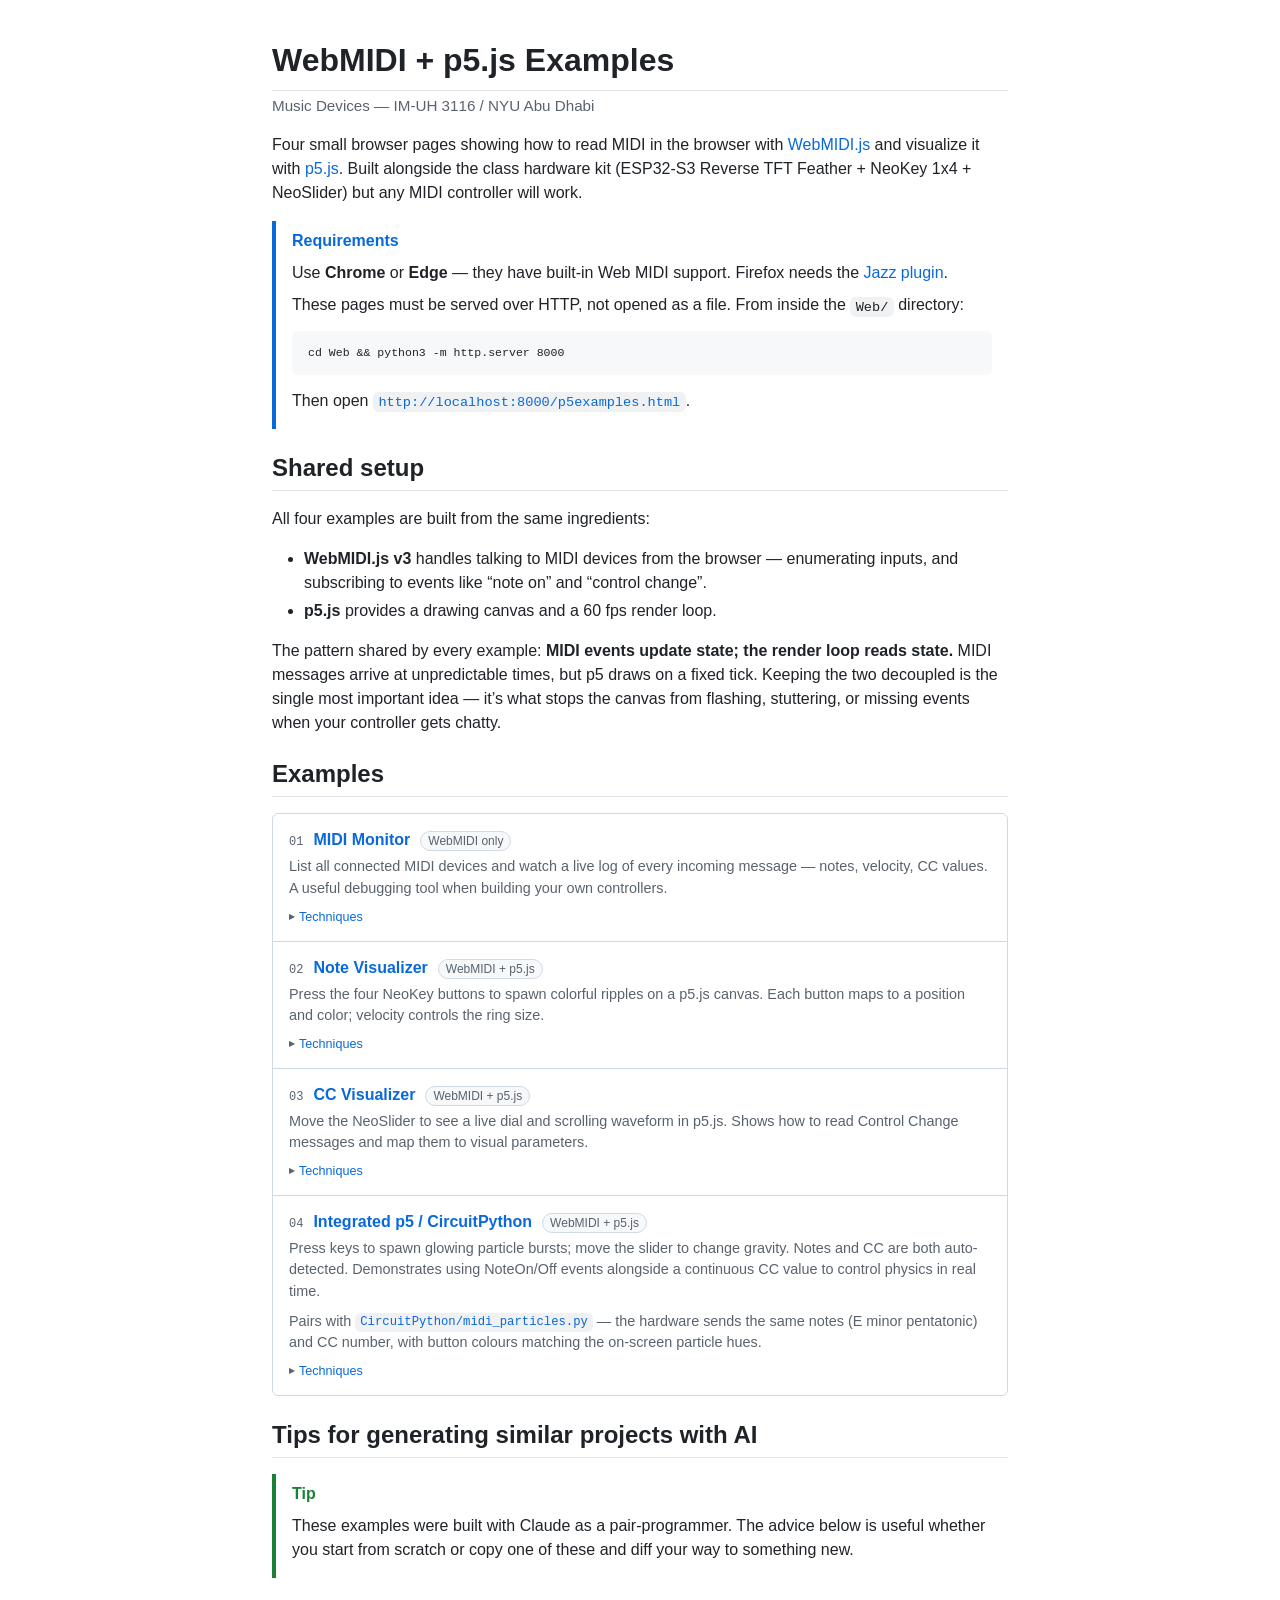
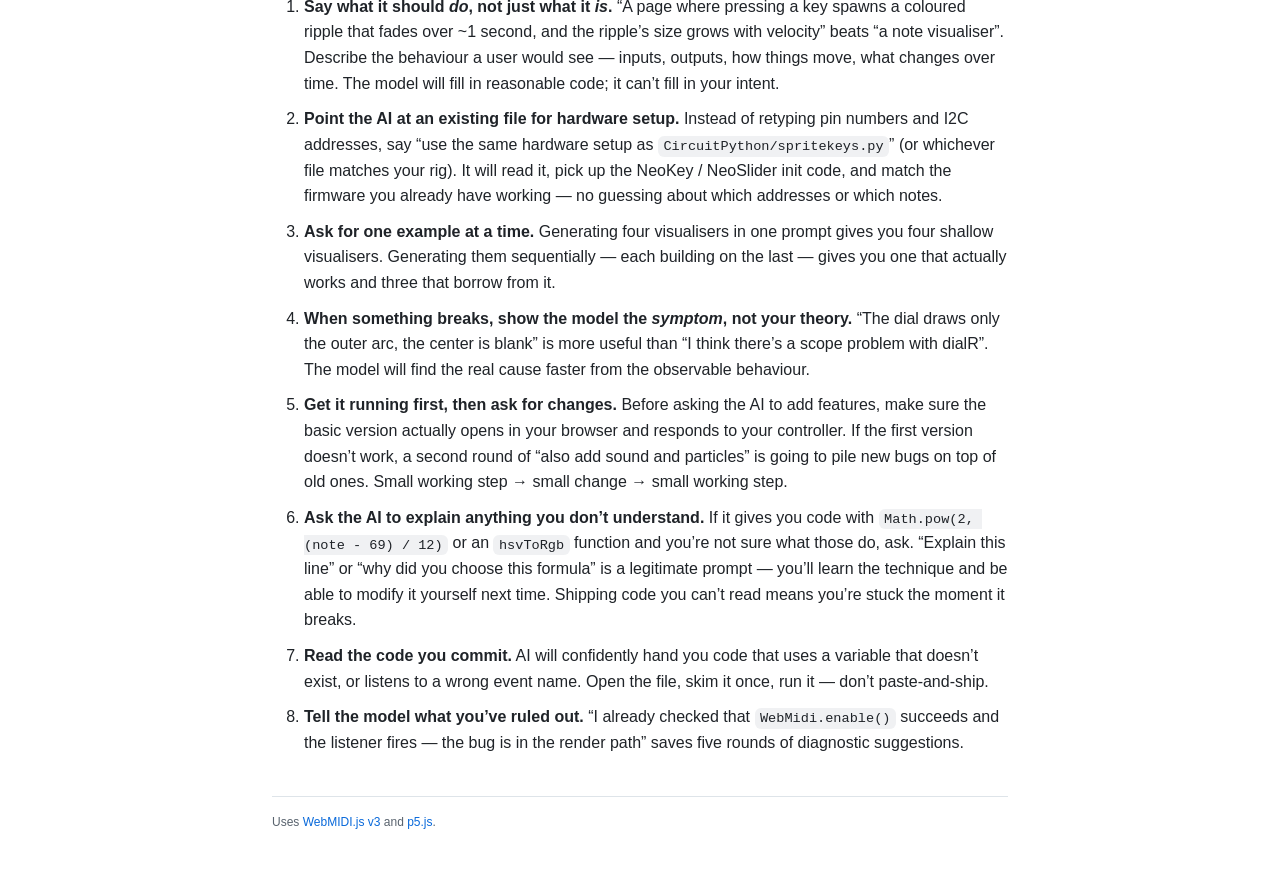
<file: Web/p5examples.html>
<!DOCTYPE html>
<html lang="en">
<head>
  <meta charset="UTF-8">
  <meta name="viewport" content="width=device-width, initial-scale=1.0">
  <title>WebMIDI + p5.js Examples</title>
  <link rel="stylesheet" href="site.css">
</head>
<body>

<div class="container">

  <h1>WebMIDI + p5.js Examples</h1>
  <p class="subtitle">Music Devices &mdash; IM-UH 3116 / NYU Abu Dhabi</p>

  <p>
    Four small browser pages showing how to read MIDI in the browser with
    <a href="https://webmidijs.org">WebMIDI.js</a> and visualize it with
    <a href="https://p5js.org">p5.js</a>. Built alongside the class hardware kit
    (ESP32-S3 Reverse TFT Feather + NeoKey 1x4 + NeoSlider) but any MIDI controller
    will work.
  </p>

  <div class="alert">
    <div class="alert-title">Requirements</div>
    <p>
      Use <strong>Chrome</strong> or <strong>Edge</strong> &mdash; they have built-in Web MIDI support.
      Firefox needs the <a href="https://jazz-soft.net/download/Jazz-Plugin/">Jazz plugin</a>.
    </p>
    <p>
      These pages must be served over HTTP, not opened as a file. From inside the
      <code>Web/</code> directory:
    </p>
    <pre class="shell"><code>cd Web &amp;&amp; python3 -m http.server 8000</code></pre>
    <p>
      Then open <a href="http://localhost:8000/p5examples.html"><code>http://localhost:8000/p5examples.html</code></a>.
    </p>
  </div>

  <h2>Shared setup</h2>
  <p>All four examples are built from the same ingredients:</p>
  <ul>
    <li><strong>WebMIDI.js v3</strong> handles talking to MIDI devices from the browser &mdash; enumerating inputs, and subscribing to events like &ldquo;note on&rdquo; and &ldquo;control change&rdquo;.</li>
    <li><strong>p5.js</strong> provides a drawing canvas and a 60 fps render loop.</li>
  </ul>
  <p>
    The pattern shared by every example:
    <strong>MIDI events update state; the render loop reads state.</strong>
    MIDI messages arrive at unpredictable times, but p5 draws on a fixed tick.
    Keeping the two decoupled is the single most important idea &mdash;
    it&rsquo;s what stops the canvas from flashing, stuttering, or missing events
    when your controller gets chatty.
  </p>

  <h2>Examples</h2>

  <div class="examples">

    <div class="card">
      <div class="card-header">
        <span class="card-num">01</span>
        <a class="card-title" href="01_midi_monitor.html">MIDI Monitor</a>
        <span class="tag">WebMIDI only</span>
      </div>
      <p class="card-desc">
        List all connected MIDI devices and watch a live log of every incoming message &mdash;
        notes, velocity, CC values. A useful debugging tool when building your own controllers.
      </p>
      <details>
        <summary>Techniques</summary>
        <div class="detail-body">
          <ul>
            <li><strong>Listen broadly.</strong> Subscribes to named events (note on/off, control change, pitch bend) and a catch-all that fires on every raw MIDI byte &mdash; so messages the library doesn&rsquo;t have a convenience event for still show up.</li>
            <li><strong>Cap the log.</strong> The message list is trimmed to the most recent 200 entries so a long session doesn&rsquo;t slow the page down.</li>
            <li><strong>Colour-coded types.</strong> Notes, CCs, and everything else each get their own colour &mdash; so at a glance you can see which kinds of messages your controller is actually sending.</li>
            <li><strong>Filter dropdown.</strong> Narrow the view to one message type when you&rsquo;re hunting a specific bug.</li>
          </ul>
          <h3>Why start here</h3>
          <p>Before you build any visualiser, you need to see what your controller is actually sending. Half the bugs in a later example are really surprises in the MIDI stream &mdash; a duplicated note-on, a CC on channel 2 when you expected channel 1. This page is your oscilloscope.</p>
        </div>
      </details>
    </div>

    <div class="card">
      <div class="card-header">
        <span class="card-num">02</span>
        <a class="card-title" href="02_note_visualizer.html">Note Visualizer</a>
        <span class="tag">WebMIDI + p5.js</span>
      </div>
      <p class="card-desc">
        Press the four NeoKey buttons to spawn colorful ripples on a p5.js canvas.
        Each button maps to a position and color; velocity controls the ring size.
      </p>
      <details>
        <summary>Techniques</summary>
        <div class="detail-body">
          <ul>
            <li><strong>Dynamic registration.</strong> No pre-configured mapping of note to colour or screen position. The first time a note is received, it&rsquo;s given a hue and a slot on the screen.</li>
            <li><strong>Pitch-based colour.</strong> Each pitch class (C, C#, D, &hellip;) gets its own hue, rotating around the colour wheel by semitone. Two notes an octave apart share a colour; neighbouring notes look similar.</li>
            <li><strong>Layout computed at draw time.</strong> The currently-seen notes are sorted by pitch and spread evenly across the canvas every frame. A 3-note song and a 12-note song both get a clean layout with no hard-coded positions.</li>
            <li><strong>Velocity-scaled ripples.</strong> A harder hit produces a larger, longer-lived ring. Velocity is free expressive data &mdash; use it.</li>
            <li><strong>Readable labels.</strong> Note name in bold and MIDI number underneath, large enough to read from across the room.</li>
          </ul>
          <h3>Why this shape</h3>
          <p>The temptation with a &ldquo;four-button visualiser&rdquo; is to hard-code four positions. Resist it. If the same code handles 1 note or 20 with no config, you can reuse it with a keyboard, a drum pad, or a wind controller &mdash; whatever happens to be plugged in.</p>
        </div>
      </details>
    </div>

    <div class="card">
      <div class="card-header">
        <span class="card-num">03</span>
        <a class="card-title" href="03_cc_visualizer.html">CC Visualizer</a>
        <span class="tag">WebMIDI + p5.js</span>
      </div>
      <p class="card-desc">
        Move the NeoSlider to see a live dial and scrolling waveform in p5.js.
        Shows how to read Control Change messages and map them to visual parameters.
      </p>
      <details>
        <summary>Techniques</summary>
        <div class="detail-body">
          <ul>
            <li><strong>Keyed by channel + CC number.</strong> Channel 1 CC 74 and channel 2 CC 74 are tracked as separate streams, since they often come from different controllers or different knobs.</li>
            <li><strong>Named CCs.</strong> A small lookup table turns the raw number into a friendly label &mdash; CC 74 becomes &ldquo;Filter Cutoff&rdquo;, CC 1 becomes &ldquo;Mod Wheel&rdquo;, and so on. Unknown numbers just show as &ldquo;CC 42&rdquo;.</li>
            <li><strong>Two views of the same data.</strong> The dial is the instantaneous value (&ldquo;where is it now?&rdquo;); the waveform is history (&ldquo;how has it been moving?&rdquo;). Each answers a different question, so both earn their place on screen.</li>
            <li><strong>Grid of live chips.</strong> Every CC ever received is kept as a small card with an in-place value bar. Wiggle three knobs and you see three bars update simultaneously &mdash; no &ldquo;select which one to watch&rdquo; dropdown.</li>
          </ul>
          <h3>Why it works this way</h3>
          <p>Controllers rarely send a single CC. A synth knob bank, a mod wheel, a foot pedal, and a breath controller all at once is normal. A visualiser that assumes one-CC-at-a-time breaks the moment you plug in real gear. Build for many from the start.</p>
        </div>
      </details>
    </div>

    <div class="card">
      <div class="card-header">
        <span class="card-num">04</span>
        <a class="card-title" href="04_notes_and_cc.html">Integrated p5 / CircuitPython</a>
        <span class="tag">WebMIDI + p5.js</span>
      </div>
      <p class="card-desc">
        Press keys to spawn glowing particle bursts; move the slider to change gravity.
        Notes and CC are both auto-detected. Demonstrates using NoteOn/Off events
        alongside a continuous CC value to control physics in real time.
      </p>
      <p class="card-desc">
        Pairs with <a href="https://github.com/mangtronix/MusicDevices/blob/main/CircuitPython/midi_particles.py"><code>CircuitPython/midi_particles.py</code></a> &mdash; the hardware sends the same
        notes (E minor pentatonic) and CC number, with button colours matching the on-screen particle hues.
      </p>
      <details>
        <summary>Techniques</summary>
        <div class="detail-body">
          <ul>
            <li><strong>Gravity from CC.</strong> The continuous CC value is mapped to a gravity value that goes from strongly negative (float upward) through zero (weightless) to positive (fall). One knob, the whole behaviour range.</li>
            <li><strong>Chromatically tuned explosion sounds.</strong> Every note press fires a short synthesised burst whose pitch matches the MIDI note. Built from three stacked layers &mdash; a pitched &ldquo;thump&rdquo; that drops in frequency, a sub-octave body, and filtered noise for sparkle.</li>
            <li><strong>Particle interactions between different notes.</strong> Particles from the same note ignore each other. Particles from different notes push apart at close range and pull together at medium range, creating swirling orbits when multiple notes are held.</li>
            <li><strong>Connection sparks.</strong> When particles from different notes get very close, a short glowing arc is drawn between them &mdash; the system &ldquo;notices&rdquo; the interaction and makes it visible.</li>
            <li><strong>Fast enough at N particles.</strong> The example uses a spatial grid to only check nearby neighbours, keeping the frame rate smooth even with hundreds of particles on screen.</li>
          </ul>
        </div>
      </details>
    </div>

  </div>

  <h2 id="tips">Tips for generating similar projects with AI</h2>

  <div class="alert alert-tip">
    <div class="alert-title">Tip</div>
    <p>
      These examples were built with Claude as a pair-programmer. The advice below
      is useful whether you start from scratch or copy one of these and diff your
      way to something new.
    </p>
  </div>

  <div class="tips">
    <ol>
      <li>
        <strong>Say what it should <em>do</em>, not just what it <em>is</em>.</strong>
        &ldquo;A page where pressing a key spawns a coloured ripple that fades over ~1 second,
        and the ripple&rsquo;s size grows with velocity&rdquo; beats &ldquo;a note visualiser&rdquo;.
        Describe the behaviour a user would see &mdash; inputs, outputs, how things move,
        what changes over time. The model will fill in reasonable code; it can&rsquo;t fill in your intent.
      </li>
      <li>
        <strong>Point the AI at an existing file for hardware setup.</strong>
        Instead of retyping pin numbers and I2C addresses, say
        &ldquo;use the same hardware setup as <code>CircuitPython/spritekeys.py</code>&rdquo;
        (or whichever file matches your rig). It will read it, pick up the NeoKey / NeoSlider
        init code, and match the firmware you already have working &mdash; no guessing about
        which addresses or which notes.
      </li>
      <li>
        <strong>Ask for one example at a time.</strong>
        Generating four visualisers in one prompt gives you four shallow visualisers.
        Generating them sequentially &mdash; each building on the last &mdash; gives you one
        that actually works and three that borrow from it.
      </li>
      <li>
        <strong>When something breaks, show the model the <em>symptom</em>, not your theory.</strong>
        &ldquo;The dial draws only the outer arc, the center is blank&rdquo; is more useful than
        &ldquo;I think there&rsquo;s a scope problem with dialR&rdquo;. The model will find the real cause
        faster from the observable behaviour.
      </li>
      <li>
        <strong>Get it running first, then ask for changes.</strong>
        Before asking the AI to add features, make sure the basic version actually opens in your
        browser and responds to your controller. If the first version doesn&rsquo;t work, a second round of
        &ldquo;also add sound and particles&rdquo; is going to pile new bugs on top of old ones.
        Small working step &rarr; small change &rarr; small working step.
      </li>
      <li>
        <strong>Ask the AI to explain anything you don&rsquo;t understand.</strong>
        If it gives you code with <code>Math.pow(2, (note - 69) / 12)</code> or an
        <code>hsvToRgb</code> function and you&rsquo;re not sure what those do, ask.
        &ldquo;Explain this line&rdquo; or &ldquo;why did you choose this formula&rdquo; is a
        legitimate prompt &mdash; you&rsquo;ll learn the technique and be able to modify it yourself
        next time. Shipping code you can&rsquo;t read means you&rsquo;re stuck the moment it breaks.
      </li>
      <li>
        <strong>Read the code you commit.</strong>
        AI will confidently hand you code that uses a variable that doesn&rsquo;t exist, or listens
        to a wrong event name. Open the file, skim it once, run it &mdash; don&rsquo;t paste-and-ship.
      </li>
      <li>
        <strong>Tell the model what you&rsquo;ve ruled out.</strong>
        &ldquo;I already checked that <code>WebMidi.enable()</code> succeeds and the listener fires &mdash; the bug is
        in the render path&rdquo; saves five rounds of diagnostic suggestions.
      </li>
    </ol>
  </div>

  <footer>
    <p>Uses <a href="https://webmidijs.org">WebMIDI.js v3</a> and <a href="https://p5js.org">p5.js</a>.</p>
  </footer>

</div>

</body>
</html>
</file>
<file: docs/site.css>
* { box-sizing: border-box; }

:root {
  --text: #1f2328;
  --muted: #59636e;
  --link: #0969da;
  --rule: #d1d9e0;
  --rule-muted: #d1d9e0b3;
  --bg: #ffffff;
  --canvas-subtle: #f6f8fa;
  --code-bg: #818b981f;
  --note-border: #0969da;
  --note-bg: #ddf4ff80;
  --tip-border: #1a7f37;
  --tip-bg: #dafbe180;
}

html, body { margin: 0; padding: 0; }

body {
  background: var(--bg);
  color: var(--text);
  font-family: -apple-system, BlinkMacSystemFont, "Segoe UI", "Noto Sans", Helvetica, Arial,
    sans-serif, "Apple Color Emoji", "Segoe UI Emoji";
  font-size: 16px;
  line-height: 1.5;
  -webkit-font-smoothing: antialiased;
}

/* ── Layout ─────────────────────────────────────────────────────────────── */

.container {
  max-width: 800px;
  margin: 0 auto;
  padding: 40px 32px;
}
@media (max-width: 600px) { .container { padding: 20px 16px; } }

/* ── Typography ──────────────────────────────────────────────────────────── */

code, kbd, pre, samp {
  font-family: ui-monospace, SFMono-Regular, "SF Mono", Menlo, Consolas, "Liberation Mono", monospace;
  font-size: 85%;
}

p code, li code, td code {
  padding: 0.2em 0.4em;
  background: var(--code-bg);
  border-radius: 6px;
  white-space: break-spaces;
}

a { color: var(--link); text-decoration: none; }
a:hover { text-decoration: underline; }

h1, h2, h3 {
  font-weight: 600;
  line-height: 1.25;
  margin-top: 24px;
  margin-bottom: 16px;
}

h1 {
  font-size: 2em;
  margin-top: 0;
  padding-bottom: 0.3em;
  border-bottom: 1px solid var(--rule-muted);
}

h2 {
  font-size: 1.5em;
  padding-bottom: 0.3em;
  border-bottom: 1px solid var(--rule-muted);
}

h3 { font-size: 1.25em; }

p { margin: 0 0 16px; }

ul, ol { margin: 0 0 16px; padding-left: 2em; }
li { margin-bottom: 4px; }
li > p { margin: 8px 0; }

hr {
  border: 0;
  border-top: 1px solid var(--rule-muted);
  margin: 24px 0;
  height: 0;
}

.subtitle {
  color: var(--muted);
  font-size: 0.95em;
  margin-top: -12px;
  margin-bottom: 16px;
}

/* ── Alert callouts (GitHub-style) ───────────────────────────────────────── */

.alert {
  padding: 8px 16px;
  margin-bottom: 16px;
  color: inherit;
  border-left: 0.25em solid var(--note-border);
  background: transparent;
}
.alert p { margin: 8px 0; }
.alert-title {
  display: flex;
  align-items: center;
  gap: 6px;
  font-weight: 600;
  color: var(--note-border);
  margin-bottom: 4px;
}
.alert-tip { border-left-color: var(--tip-border); }
.alert-tip .alert-title { color: var(--tip-border); }

/* ── Code blocks ─────────────────────────────────────────────────────────── */

pre.shell {
  background: var(--canvas-subtle);
  border-radius: 6px;
  padding: 12px 16px;
  overflow-x: auto;
  font-size: 85%;
  line-height: 1.45;
}
pre.shell code {
  padding: 0;
  background: transparent;
  border-radius: 0;
}

/* ── Section cards (index.html) ──────────────────────────────────────────── */

.sections { display: grid; gap: 12px; margin: 16px 0; }

.section-card {
  display: block;
  padding: 16px 20px;
  border: 1px solid var(--rule);
  border-radius: 6px;
  color: inherit;
  text-decoration: none;
  transition: background 0.1s, border-color 0.1s;
}
.section-card:hover {
  background: var(--canvas-subtle);
  border-color: var(--link);
  text-decoration: none;
}
.section-card .sc-title {
  font-weight: 600;
  color: var(--link);
  font-size: 1em;
  margin-bottom: 4px;
}
.section-card:hover .sc-title { text-decoration: underline; }
.section-card .sc-desc {
  color: var(--muted);
  font-size: 0.9em;
  line-height: 1.5;
}

/* ── Example cards (p5examples.html) ─────────────────────────────────────── */

.examples {
  border: 1px solid var(--rule);
  border-radius: 6px;
  overflow: hidden;
  margin: 16px 0 24px;
  background: #fff;
}

.card {
  padding: 14px 16px;
  border-bottom: 1px solid var(--rule);
  color: inherit;
}
.card:last-child { border-bottom: 0; }

.card-header {
  display: flex;
  align-items: baseline;
  gap: 10px;
  margin-bottom: 4px;
}

.card-num {
  font-family: ui-monospace, SFMono-Regular, "SF Mono", Menlo, Consolas, "Liberation Mono", monospace;
  font-size: 12px;
  color: var(--muted);
}

.card-title {
  font-size: 1em;
  font-weight: 600;
  color: var(--link);
}
.card-title:hover { text-decoration: underline; }

.card-desc {
  color: var(--muted);
  font-size: 0.9em;
  line-height: 1.5;
  margin-bottom: 8px;
}

.tag {
  display: inline-block;
  padding: 0 7px;
  font-size: 12px;
  line-height: 18px;
  border: 1px solid var(--rule);
  color: var(--muted);
  border-radius: 2em;
  background: var(--canvas-subtle);
}

/* ── Collapsible technique details ───────────────────────────────────────── */

.card details { margin-top: 8px; font-size: 0.9em; }

.card details summary {
  cursor: pointer;
  color: var(--link);
  font-size: 1em;
  user-select: none;
  list-style: none;
  display: flex;
  align-items: center;
  gap: 4px;
}
.card details summary::-webkit-details-marker { display: none; }
.card details summary::before {
  content: '▶';
  font-size: 0.65em;
  transition: transform 0.15s;
  color: var(--muted);
}
.card details[open] summary::before { transform: rotate(90deg); }
.card details summary:hover { text-decoration: underline; }

.card details .detail-body {
  margin-top: 10px;
  padding: 12px 16px;
  background: var(--canvas-subtle);
  border-radius: 6px;
  border: 1px solid var(--rule);
}
.card details .detail-body p  { font-size: 0.95em; color: #333; }
.card details .detail-body ul { font-size: 0.95em; color: #333; margin-bottom: 10px; }
.card details .detail-body h3 { font-size: 0.95em; margin: 12px 0 6px; color: var(--text); border: 0; }
.card details .detail-body p:last-child,
.card details .detail-body ul:last-child { margin-bottom: 0; }

.card-source {
  margin-top: 8px;
  font-size: 0.9em;
}
.card-source a { color: var(--link); }

/* ── AI tips list ────────────────────────────────────────────────────────── */

.tips ol { margin-top: 8px; }
.tips li { margin-bottom: 10px; line-height: 1.6; }
.tips em { color: var(--text); font-style: italic; }

/* ── Footer ─────────────────────────────────────────────────────────────── */

footer {
  margin-top: 40px;
  padding-top: 16px;
  border-top: 1px solid var(--rule-muted);
  color: var(--muted);
  font-size: 12px;
}
</file>
<file: Web/site.css>
* { box-sizing: border-box; }

:root {
  --text: #1f2328;
  --muted: #59636e;
  --link: #0969da;
  --rule: #d1d9e0;
  --rule-muted: #d1d9e0b3;
  --bg: #ffffff;
  --canvas-subtle: #f6f8fa;
  --code-bg: #818b981f;
  --note-border: #0969da;
  --note-bg: #ddf4ff80;
  --tip-border: #1a7f37;
  --tip-bg: #dafbe180;
}

html, body { margin: 0; padding: 0; }

body {
  background: var(--bg);
  color: var(--text);
  font-family: -apple-system, BlinkMacSystemFont, "Segoe UI", "Noto Sans", Helvetica, Arial,
    sans-serif, "Apple Color Emoji", "Segoe UI Emoji";
  font-size: 16px;
  line-height: 1.5;
  -webkit-font-smoothing: antialiased;
}

/* ── Layout ─────────────────────────────────────────────────────────────── */

.container {
  max-width: 800px;
  margin: 0 auto;
  padding: 40px 32px;
}
@media (max-width: 600px) { .container { padding: 20px 16px; } }

/* ── Typography ──────────────────────────────────────────────────────────── */

code, kbd, pre, samp {
  font-family: ui-monospace, SFMono-Regular, "SF Mono", Menlo, Consolas, "Liberation Mono", monospace;
  font-size: 85%;
}

p code, li code, td code {
  padding: 0.2em 0.4em;
  background: var(--code-bg);
  border-radius: 6px;
  white-space: break-spaces;
}

a { color: var(--link); text-decoration: none; }
a:hover { text-decoration: underline; }

h1, h2, h3 {
  font-weight: 600;
  line-height: 1.25;
  margin-top: 24px;
  margin-bottom: 16px;
}

h1 {
  font-size: 2em;
  margin-top: 0;
  padding-bottom: 0.3em;
  border-bottom: 1px solid var(--rule-muted);
}

h2 {
  font-size: 1.5em;
  padding-bottom: 0.3em;
  border-bottom: 1px solid var(--rule-muted);
}

h3 { font-size: 1.25em; }

p { margin: 0 0 16px; }

ul, ol { margin: 0 0 16px; padding-left: 2em; }
li { margin-bottom: 4px; }
li > p { margin: 8px 0; }

hr {
  border: 0;
  border-top: 1px solid var(--rule-muted);
  margin: 24px 0;
  height: 0;
}

.subtitle {
  color: var(--muted);
  font-size: 0.95em;
  margin-top: -12px;
  margin-bottom: 16px;
}

/* ── Alert callouts (GitHub-style) ───────────────────────────────────────── */

.alert {
  padding: 8px 16px;
  margin-bottom: 16px;
  color: inherit;
  border-left: 0.25em solid var(--note-border);
  background: transparent;
}
.alert p { margin: 8px 0; }
.alert-title {
  display: flex;
  align-items: center;
  gap: 6px;
  font-weight: 600;
  color: var(--note-border);
  margin-bottom: 4px;
}
.alert-tip { border-left-color: var(--tip-border); }
.alert-tip .alert-title { color: var(--tip-border); }

/* ── Code blocks ─────────────────────────────────────────────────────────── */

pre.shell {
  background: var(--canvas-subtle);
  border-radius: 6px;
  padding: 12px 16px;
  overflow-x: auto;
  font-size: 85%;
  line-height: 1.45;
}
pre.shell code {
  padding: 0;
  background: transparent;
  border-radius: 0;
}

/* ── Section cards (index.html) ──────────────────────────────────────────── */

.sections { display: grid; gap: 12px; margin: 16px 0; }

.section-card {
  display: block;
  padding: 16px 20px;
  border: 1px solid var(--rule);
  border-radius: 6px;
  color: inherit;
  text-decoration: none;
  transition: background 0.1s, border-color 0.1s;
}
.section-card:hover {
  background: var(--canvas-subtle);
  border-color: var(--link);
  text-decoration: none;
}
.section-card .sc-title {
  font-weight: 600;
  color: var(--link);
  font-size: 1em;
  margin-bottom: 4px;
}
.section-card:hover .sc-title { text-decoration: underline; }
.section-card .sc-desc {
  color: var(--muted);
  font-size: 0.9em;
  line-height: 1.5;
}

/* ── Example cards (p5examples.html) ─────────────────────────────────────── */

.examples {
  border: 1px solid var(--rule);
  border-radius: 6px;
  overflow: hidden;
  margin: 16px 0 24px;
  background: #fff;
}

.card {
  padding: 14px 16px;
  border-bottom: 1px solid var(--rule);
  color: inherit;
}
.card:last-child { border-bottom: 0; }

.card-header {
  display: flex;
  align-items: baseline;
  gap: 10px;
  margin-bottom: 4px;
}

.card-num {
  font-family: ui-monospace, SFMono-Regular, "SF Mono", Menlo, Consolas, "Liberation Mono", monospace;
  font-size: 12px;
  color: var(--muted);
}

.card-title {
  font-size: 1em;
  font-weight: 600;
  color: var(--link);
}
.card-title:hover { text-decoration: underline; }

.card-desc {
  color: var(--muted);
  font-size: 0.9em;
  line-height: 1.5;
  margin-bottom: 8px;
}

.tag {
  display: inline-block;
  padding: 0 7px;
  font-size: 12px;
  line-height: 18px;
  border: 1px solid var(--rule);
  color: var(--muted);
  border-radius: 2em;
  background: var(--canvas-subtle);
}

/* ── Collapsible technique details ───────────────────────────────────────── */

.card details { margin-top: 8px; font-size: 0.9em; }

.card details summary {
  cursor: pointer;
  color: var(--link);
  font-size: 0.875em;
  user-select: none;
  list-style: none;
  display: flex;
  align-items: center;
  gap: 4px;
}
.card details summary::-webkit-details-marker { display: none; }
.card details summary::before {
  content: '▶';
  font-size: 0.65em;
  transition: transform 0.15s;
  color: var(--muted);
}
.card details[open] summary::before { transform: rotate(90deg); }
.card details summary:hover { text-decoration: underline; }

.card details .detail-body {
  margin-top: 10px;
  padding: 12px 16px;
  background: var(--canvas-subtle);
  border-radius: 6px;
  border: 1px solid var(--rule);
}
.card details .detail-body p  { font-size: 0.95em; color: #333; }
.card details .detail-body ul { font-size: 0.95em; color: #333; margin-bottom: 10px; }
.card details .detail-body h3 { font-size: 0.95em; margin: 12px 0 6px; color: var(--text); border: 0; }
.card details .detail-body p:last-child,
.card details .detail-body ul:last-child { margin-bottom: 0; }

/* ── AI tips list ────────────────────────────────────────────────────────── */

.tips ol { margin-top: 8px; }
.tips li { margin-bottom: 10px; line-height: 1.6; }
.tips em { color: var(--text); font-style: italic; }

/* ── Footer ─────────────────────────────────────────────────────────────── */

footer {
  margin-top: 40px;
  padding-top: 16px;
  border-top: 1px solid var(--rule-muted);
  color: var(--muted);
  font-size: 12px;
}
</file>
